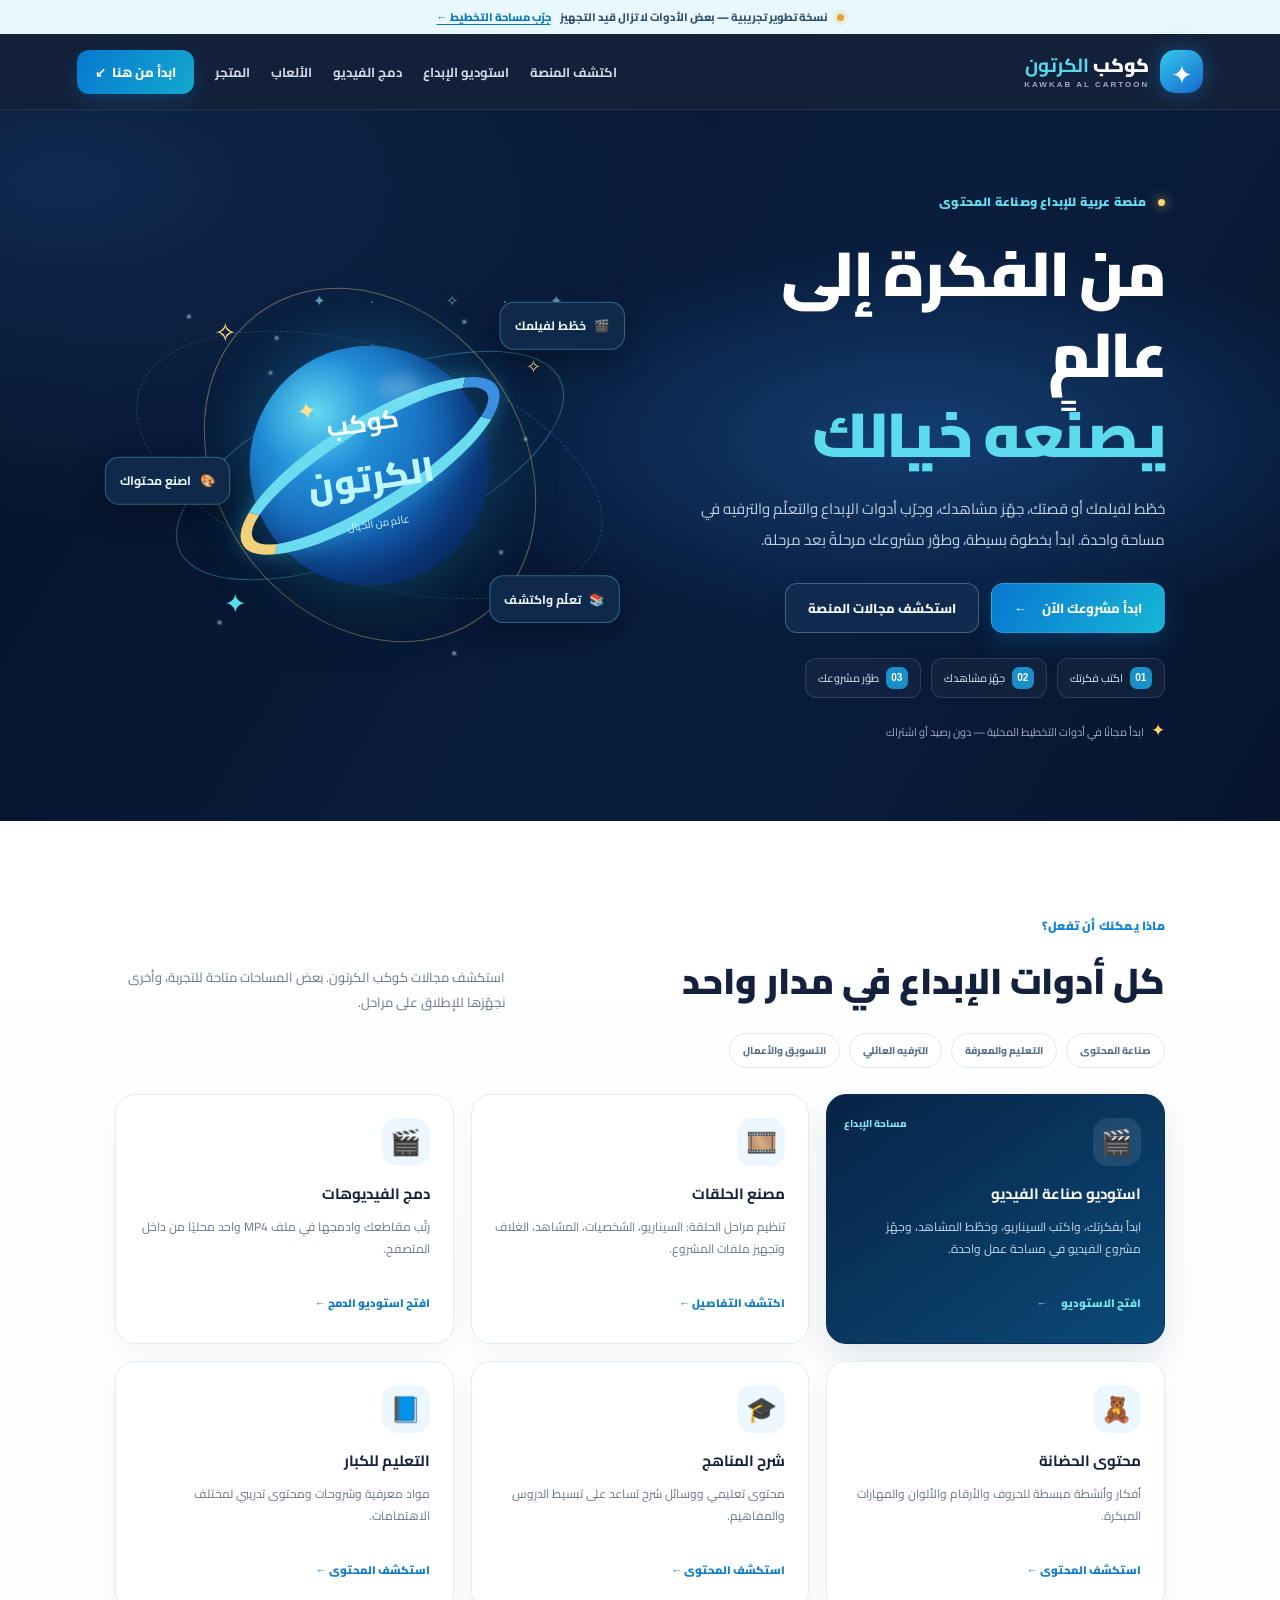
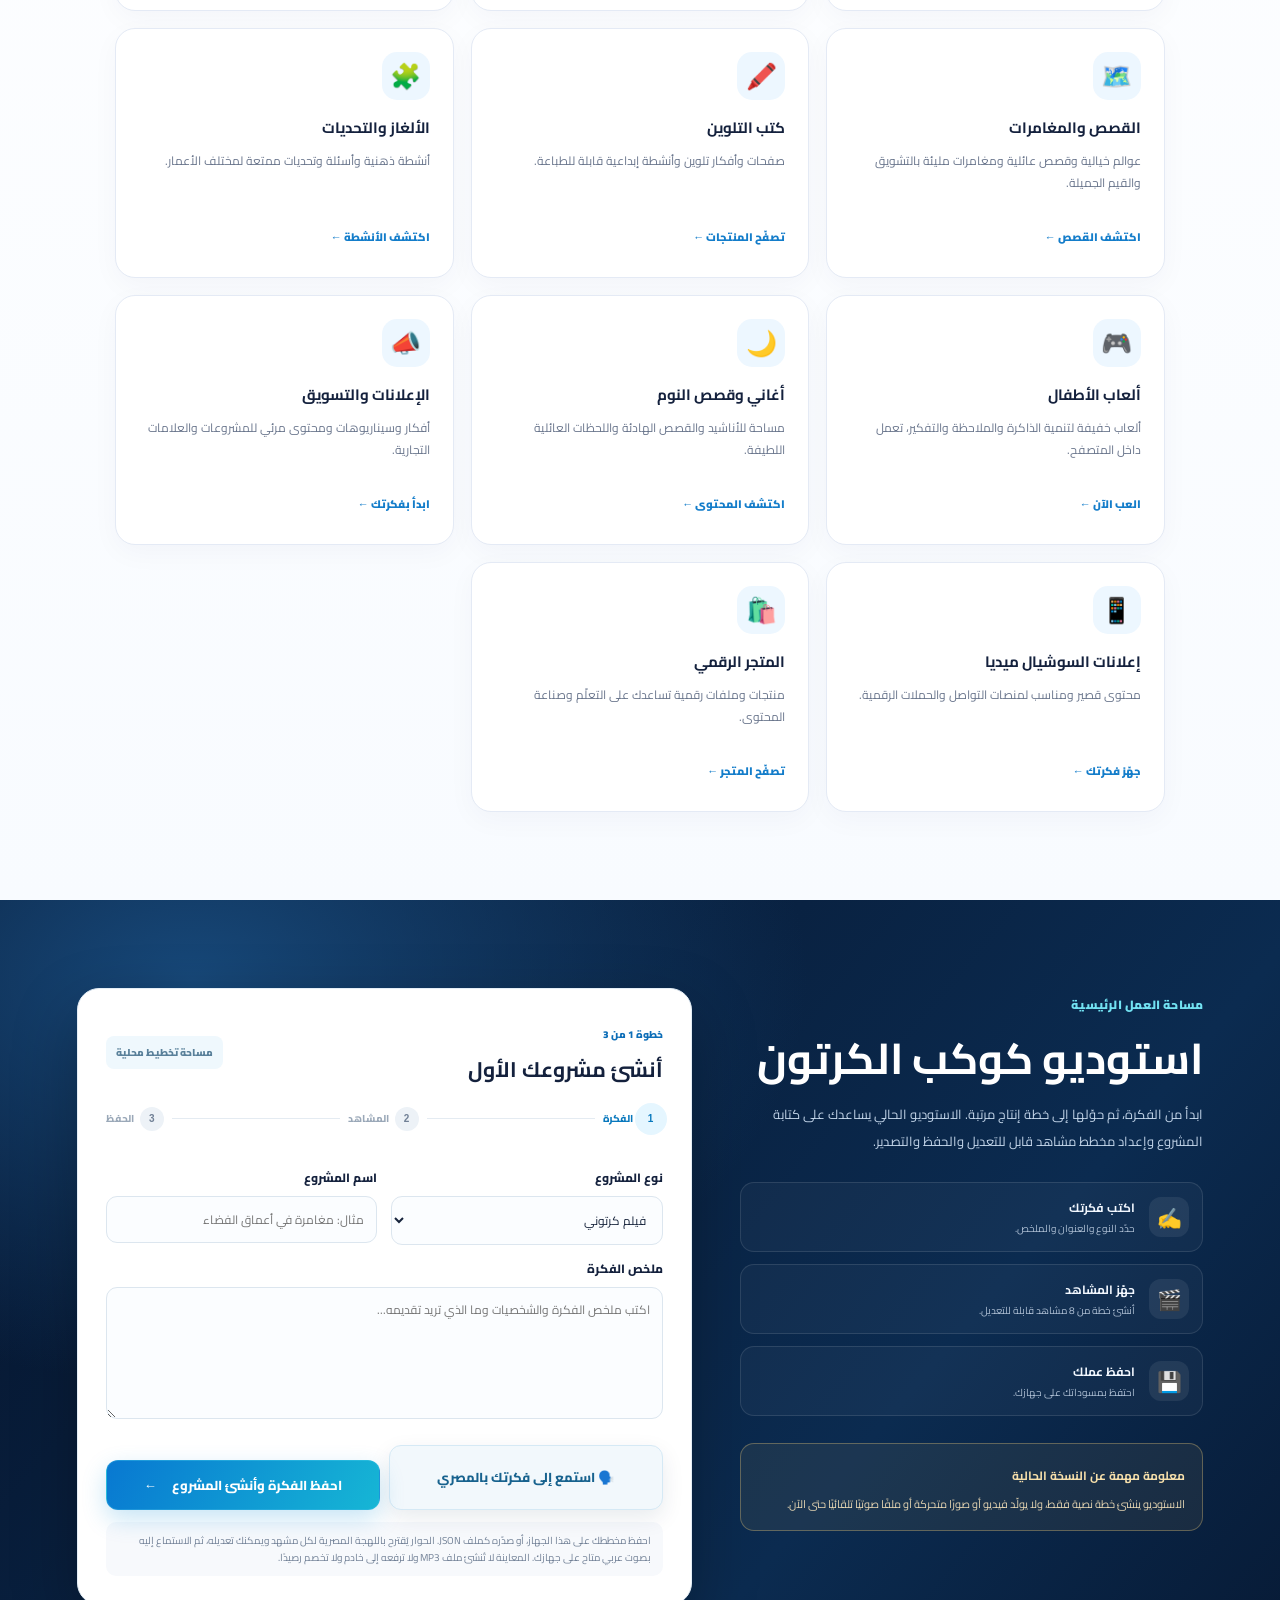
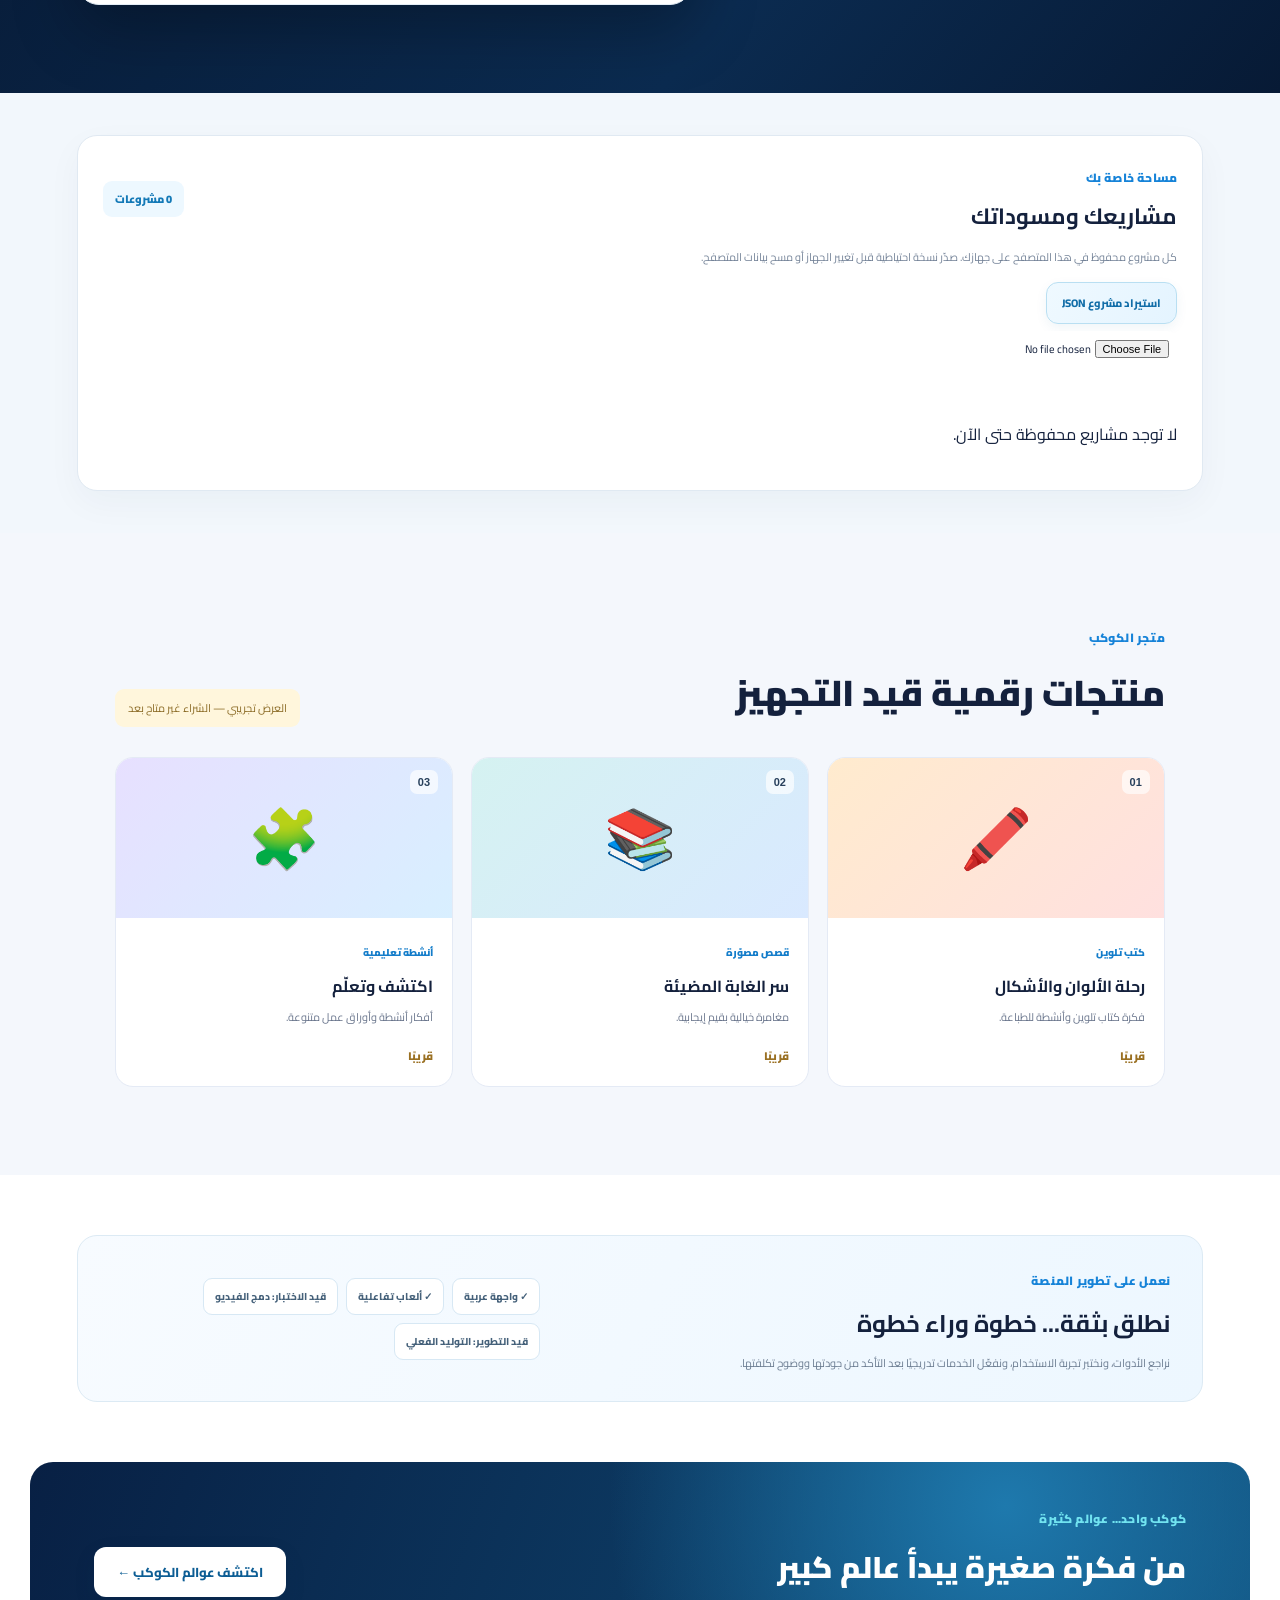
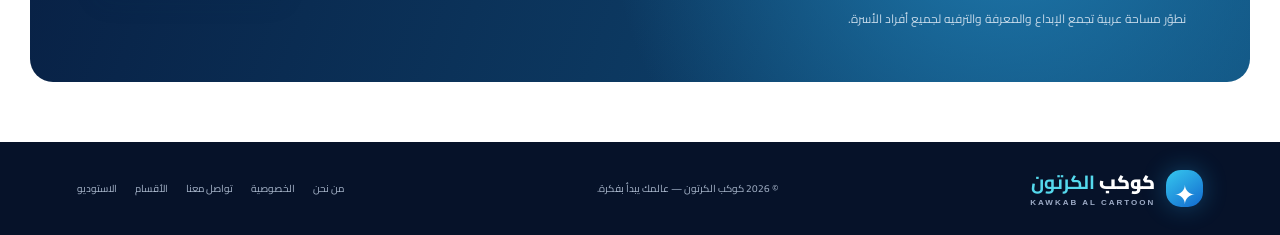
<file: index.html>
<!doctype html>
<html lang="ar" dir="rtl">
<head>
  <meta charset="utf-8">
  <meta name="viewport" content="width=device-width, initial-scale=1">
  <meta name="description" content="كوكب الكرتون — منصة عائلية لصناعة الفيديو والقصص والتعليم والأنشطة والإعلانات والمنتجات الرقمية.">
  <meta name="theme-color" content="#07152f">
  <title>كوكب الكرتون | عالمك يبدأ بفكرة</title>
  <link rel="preconnect" href="https://fonts.googleapis.com">
  <link rel="preconnect" href="https://fonts.gstatic.com" crossorigin>
  <link href="https://fonts.googleapis.com/css2?family=Cairo:wght@400;500;600;700;800;900&display=swap" rel="stylesheet">
  <link rel="stylesheet" href="style.css">
</head>
<body>
<div class="launch-ribbon"><span class="ribbon-dot"></span> نسخة تطوير تجريبية — بعض الأدوات لا تزال قيد التجهيز <a href="#studio">جرّب مساحة التخطيط ←</a></div>
<header class="topbar">
  <a class="brand" href="#home" aria-label="كوكب الكرتون - الرئيسية">
    <span class="brand-mark" aria-hidden="true">✦</span>
    <span class="brand-name">كوكب <b>الكرتون</b><small>KAWKAB AL CARTOON</small></span>
  </a>
  <button class="menu-toggle" type="button" aria-label="فتح القائمة" aria-expanded="false" aria-controls="nav">☰</button>
  <nav id="nav" aria-label="القائمة الرئيسية">
    <a href="#services">اكتشف المنصة</a><a href="#studio">استوديو الإبداع</a><a href="video-editor.html">دمج الفيديو</a><a href="games.html">الألعاب</a><a href="#market">المتجر</a>
    <a class="nav-cta" href="#studio">ابدأ من هنا <span>↙</span></a>
  </nav>
</header>

<main id="home">
  <section class="hero">
    <div class="hero-copy">
      <span class="eyebrow"><i></i> منصة عربية للإبداع وصناعة المحتوى</span>
      <h1>من الفكرة إلى عالمٍ<br><em>يصنعه خيالك</em></h1>
      <p>خطّط لفيلمك أو قصتك، جهّز مشاهدك، وجرّب أدوات الإبداع والتعلّم والترفيه في مساحة واحدة. ابدأ بخطوة بسيطة، وطوّر مشروعك مرحلةً بعد مرحلة.</p>
      <div class="hero-actions">
        <a class="btn primary" href="#studio">ابدأ مشروعك الآن <span>←</span></a>
        <a class="btn secondary" href="#services">استكشف مجالات المنصة</a>
      </div>
      <div class="hero-proof"><span><b>01</b> اكتب فكرتك</span><span><b>02</b> جهّز مشاهدك</span><span><b>03</b> طوّر مشروعك</span></div>
      <div class="hero-note"><span>✦</span> ابدأ مجانًا في أدوات التخطيط المحلية — دون رصيد أو اشتراك</div>
    </div>
    <div class="universe" aria-label="كوكب أزرق تحيط به حلقات ونجوم">
      <div class="starfield starfield-one">✦　·　✧　　·　✦</div>
      <div class="orbit orbit-a"></div><div class="orbit orbit-b"></div><div class="orbit orbit-c"></div>
      <div class="planet"><span class="planet-shine"></span><span class="planet-star">✦</span><b>كوكب</b><strong>الكرتون</strong><small>عالم من الخيال</small></div>
      <span class="satellite sat-one">🎬 <b>خطّط لفيلمك</b></span>
      <span class="satellite sat-two">📚 <b>تعلّم واكتشف</b></span>
      <span class="satellite sat-three">🎨 <b>اصنع محتواك</b></span>
      <span class="spark spark-one">✧</span><span class="spark spark-two">✦</span><span class="spark spark-three">✧</span>
    </div>
  </section>

  <section class="section services" id="services">
    <div class="section-heading">
      <div><span class="eyebrow">ماذا يمكنك أن تفعل؟</span><h2>كل أدوات الإبداع في مدار واحد</h2></div>
      <p>استكشف مجالات كوكب الكرتون. بعض المساحات متاحة للتجربة، وأخرى نجهّزها للإطلاق على مراحل.</p>
    </div>
    <div class="service-groups"><span>صناعة المحتوى</span><span>التعليم والمعرفة</span><span>الترفيه العائلي</span><span>التسويق والأعمال</span></div>
    <div class="service-grid">
      <article class="service-card service-main">
        <span class="service-icon">🎬</span><span class="service-label">مساحة الإبداع</span>
        <h3>استوديو صناعة الفيديو</h3><p>ابدأ بفكرتك، واكتب السيناريو، وخطّط المشاهد، وجهّز مشروع الفيديو في مساحة عمل واحدة.</p>
        <a href="#studio">افتح الاستوديو <b>←</b></a>
      </article>
      <article class="service-card"><span class="service-icon">🎞️</span><h3>مصنع الحلقات</h3><p>تنظيم مراحل الحلقة: السيناريو، الشخصيات، المشاهد، الغلاف وتجهيز ملفات المشروع.</p><a href="#studio">اكتشف التفاصيل ←</a></article>
      <article class="service-card"><span class="service-icon">🎬</span><h3>دمج الفيديوهات</h3><p>رتّب مقاطعك وادمجها في ملف MP4 واحد محليًا من داخل المتصفح.</p><a href="video-editor.html">افتح استوديو الدمج ←</a></article>
      <article class="service-card"><span class="service-icon">🧸</span><h3>محتوى الحضانة</h3><p>أفكار وأنشطة مبسطة للحروف والأرقام والألوان والمهارات المبكرة.</p><a href="#market">استكشف المحتوى ←</a></article>
      <article class="service-card"><span class="service-icon">🎓</span><h3>شرح المناهج</h3><p>محتوى تعليمي ووسائل شرح تساعد على تبسيط الدروس والمفاهيم.</p><a href="#market">استكشف المحتوى ←</a></article>
      <article class="service-card"><span class="service-icon">📘</span><h3>التعليم للكبار</h3><p>مواد معرفية وشروحات ومحتوى تدريبي لمختلف الاهتمامات.</p><a href="#market">استكشف المحتوى ←</a></article>
      <article class="service-card"><span class="service-icon">🗺️</span><h3>القصص والمغامرات</h3><p>عوالم خيالية وقصص عائلية ومغامرات مليئة بالتشويق والقيم الجميلة.</p><a href="#market">اكتشف القصص ←</a></article>
      <article class="service-card"><span class="service-icon">🖍️</span><h3>كتب التلوين</h3><p>صفحات وأفكار تلوين وأنشطة إبداعية قابلة للطباعة.</p><a href="#market">تصفّح المنتجات ←</a></article>
      <article class="service-card"><span class="service-icon">🧩</span><h3>الألغاز والتحديات</h3><p>أنشطة ذهنية وأسئلة وتحديات ممتعة لمختلف الأعمار.</p><a href="#market">اكتشف الأنشطة ←</a></article>
      <article class="service-card"><span class="service-icon">🎮</span><h3>ألعاب الأطفال</h3><p>ألعاب خفيفة لتنمية الذاكرة والملاحظة والتفكير، تعمل داخل المتصفح.</p><a href="games.html">العب الآن ←</a></article>
      <article class="service-card"><span class="service-icon">🌙</span><h3>أغاني وقصص النوم</h3><p>مساحة للأناشيد والقصص الهادئة واللحظات العائلية اللطيفة.</p><a href="#market">اكتشف المحتوى ←</a></article>
      <article class="service-card"><span class="service-icon">📣</span><h3>الإعلانات والتسويق</h3><p>أفكار وسيناريوهات ومحتوى مرئي للمشروعات والعلامات التجارية.</p><a href="#studio">ابدأ بفكرتك ←</a></article>
      <article class="service-card"><span class="service-icon">📱</span><h3>إعلانات السوشيال ميديا</h3><p>محتوى قصير ومناسب لمنصات التواصل والحملات الرقمية.</p><a href="#studio">جهّز فكرتك ←</a></article>
      <article class="service-card"><span class="service-icon">🛍️</span><h3>المتجر الرقمي</h3><p>منتجات وملفات رقمية تساعدك على التعلّم وصناعة المحتوى.</p><a href="#market">تصفّح المتجر ←</a></article>
    </div>
  </section>

  <section class="studio-section" id="studio">
    <div class="studio-intro">
      <span class="eyebrow">مساحة العمل الرئيسية</span>
      <h2>استوديو كوكب الكرتون</h2>
      <p>ابدأ من الفكرة، ثم حوّلها إلى خطة إنتاج مرتبة. الاستوديو الحالي يساعدك على كتابة المشروع وإعداد مخطط مشاهد قابل للتعديل والحفظ والتصدير.</p>
      <div class="studio-benefits"><div><span>✍️</span><b>اكتب فكرتك</b><small>حدّد النوع والعنوان والملخص.</small></div><div><span>🎬</span><b>جهّز المشاهد</b><small>أنشئ خطة من 8 مشاهد قابلة للتعديل.</small></div><div><span>💾</span><b>احفظ عملك</b><small>احتفظ بمسوداتك على جهازك.</small></div></div>
      <div class="studio-truth"><strong>معلومة مهمة عن النسخة الحالية</strong><p>الاستوديو ينشئ خطة نصية فقط، ولا يولّد فيديو أو صورًا متحركة أو ملفًا صوتيًا تلقائيًا حتى الآن.</p></div>
    </div>
    <form class="studio-form" id="idea-form">
      <div class="form-head"><div><span class="form-kicker">خطوة 1 من 3</span><h3>أنشئ مشروعك الأول</h3></div><small>مساحة تخطيط محلية</small></div>
      <div class="studio-progress" aria-label="مراحل التخطيط"><span class="active"><b>1</b> الفكرة</span><i></i><span><b>2</b> المشاهد</span><i></i><span><b>3</b> الحفظ</span></div>
      <div class="studio-fields">
      <div class="field-group"><label for="project-type">نوع المشروع</label>
      <select id="project-type" required>
        <option value="فيلم كرتوني">فيلم كرتوني</option><option value="حلقة مسلسل">حلقة مسلسل</option><option value="فيديو تعليمي">فيديو تعليمي</option><option value="إعلان تسويقي">إعلان تسويقي</option><option value="قصة مصورة">قصة مصورة</option><option value="أغنية عربية">أغنية عربية</option>
      </select>
      </div><div class="field-group"><label for="project-name">اسم المشروع</label>
      <input id="project-name" type="text" placeholder="مثال: مغامرة في أعماق الفضاء" maxlength="80" required>
      </div><div class="field-group field-wide"><label for="project-idea">ملخص الفكرة</label>
      <textarea id="project-idea" rows="4" maxlength="600" placeholder="اكتب ملخص الفكرة والشخصيات وما الذي تريد تقديمه..." required></textarea>
      </div></div>
      <div class="studio-form-actions"><button class="btn secondary" id="speak-project-idea" type="button">🗣️ استمع إلى فكرتك بالمصري</button>
      <button class="btn primary submit-btn" type="submit">احفظ الفكرة وأنشئ المشروع <span>←</span></button></div>
      <p class="form-note">احفظ مخططك على هذا الجهاز، أو صدّره كملف JSON. الحوار يُقترح باللهجة المصرية لكل مشهد ويمكنك تعديله، ثم الاستماع إليه بصوت عربي متاح على جهازك. المعاينة لا تُنشئ ملف MP3 ولا ترفعه إلى خادم ولا تخصم رصيدًا.</p>
      <div class="idea-result" id="idea-result" aria-live="polite" hidden></div>
      
    </form>
  </section>

  <section class="studio-library" aria-label="مكتبة المشاريع"><div class="saved-projects" aria-labelledby="saved-projects-title">
        <div class="saved-projects-head"><div><span class="eyebrow">مساحة خاصة بك</span><h3 id="saved-projects-title">مشاريعك ومسوداتك</h3></div><span id="project-count">0 مشروع</span></div>
        <p class="saved-projects-note">كل مشروع محفوظ في هذا المتصفح على جهازك. صدّر نسخة احتياطية قبل تغيير الجهاز أو مسح بيانات المتصفح.</p>
        <div class="project-tools"><label class="import-project-label" for="project-import">استيراد مشروع JSON</label><input id="project-import" class="project-import-input" type="file" accept=".json,application/json"></div>
        <p class="project-feedback" id="project-feedback" role="status" aria-live="polite"></p>
        <div id="saved-project-list" class="saved-project-list" aria-live="polite"><p class="empty-projects">لا توجد مشاريع محفوظة حتى الآن.</p></div>
      </div></section>

  <section class="section market" id="market">
    <div class="section-heading"><div><span class="eyebrow">متجر الكوكب</span><h2>منتجات رقمية قيد التجهيز</h2></div><span class="status-note">العرض تجريبي — الشراء غير متاح بعد</span></div>
    <div class="product-grid">
      <article class="product-card"><div class="product-art art-color">🖍️<span>01</span></div><div class="product-info"><small>كتب تلوين</small><h3>رحلة الألوان والأشكال</h3><p>فكرة كتاب تلوين وأنشطة للطباعة.</p><span class="product-status">قريبًا</span></div></article>
      <article class="product-card"><div class="product-art art-story">📚<span>02</span></div><div class="product-info"><small>قصص مصوّرة</small><h3>سر الغابة المضيئة</h3><p>مغامرة خيالية بقيم إيجابية.</p><span class="product-status">قريبًا</span></div></article>
      <article class="product-card"><div class="product-art art-learn">🧩<span>03</span></div><div class="product-info"><small>أنشطة تعليمية</small><h3>اكتشف وتعلّم</h3><p>أفكار أنشطة وأوراق عمل متنوعة.</p><span class="product-status">قريبًا</span></div></article>
    </div>
  </section>

  <section class="launch-checklist"><div><span class="eyebrow">نعمل على تطوير المنصة</span><h2>نطلق بثقة... خطوة وراء خطوة</h2><p>نراجع الأدوات، ونختبر تجربة الاستخدام، ونفعّل الخدمات تدريجيًا بعد التأكد من جودتها ووضوح تكلفتها.</p></div><div class="checklist-pills"><span>✓ واجهة عربية</span><span>✓ ألعاب تفاعلية</span><span>قيد الاختبار: دمج الفيديو</span><span>قيد التطوير: التوليد الفعلي</span></div></section>

  <section class="about-banner" id="about">
    <div><span class="eyebrow">كوكب واحد... عوالم كثيرة</span><h2>من فكرة صغيرة يبدأ عالم كبير</h2><p>نطوّر مساحة عربية تجمع الإبداع والمعرفة والترفيه لجميع أفراد الأسرة.</p></div>
    <a class="btn banner-btn" href="#services">اكتشف عوالم الكوكب ←</a>
  </section>
</main>

<footer>
  <a class="brand footer-brand" href="#home"><span class="brand-mark">✦</span><span class="brand-name">كوكب <b>الكرتون</b><small>KAWKAB AL CARTOON</small></span></a>
  <p>© 2026 كوكب الكرتون — عالمك يبدأ بفكرة.</p>
  <div><a href="about.html">من نحن</a><a href="privacy.html">الخصوصية</a><a href="contact.html">تواصل معنا</a><a href="#services">الأقسام</a><a href="#studio">الاستوديو</a></div>
</footer>
<script src="app.js"></script>
</body>
</html>
</file>
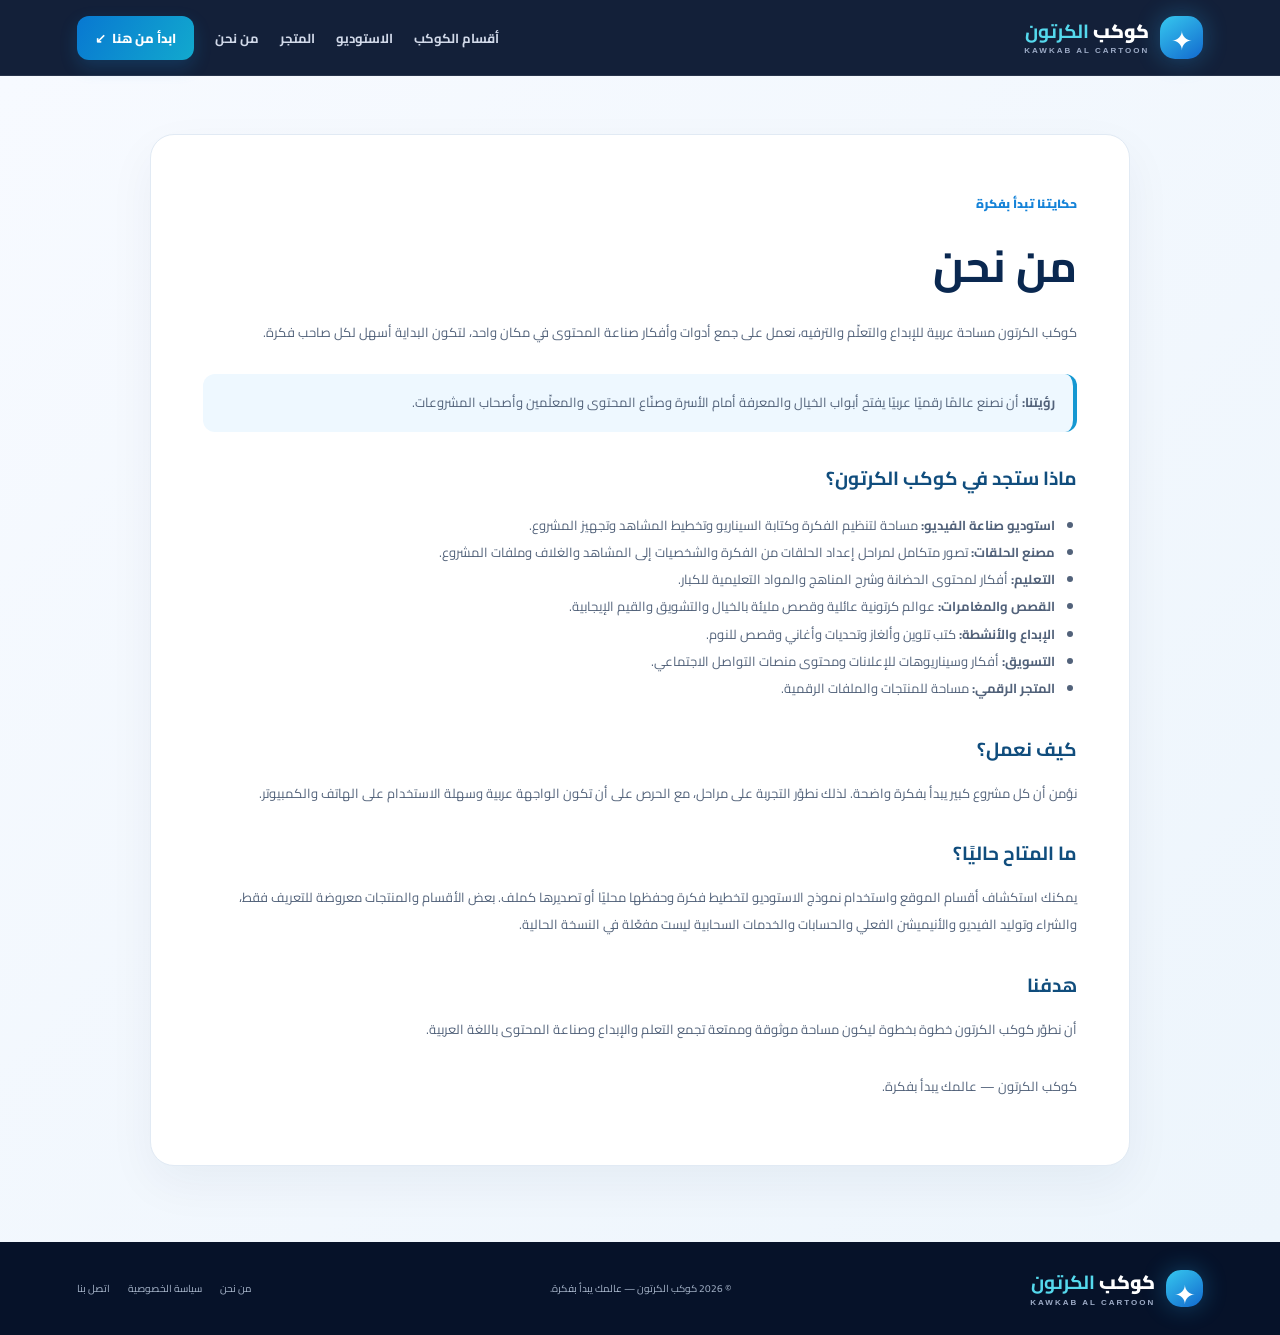
<file: about.html>
<!doctype html>
<html lang="ar" dir="rtl">
<head>
  <meta charset="utf-8">
  <meta name="viewport" content="width=device-width, initial-scale=1">
  <meta name="description" content="تعرف على كوكب الكرتون، منصة عربية تجمع الإبداع والتعليم والترفيه وصناعة المحتوى.">
  <meta name="theme-color" content="#07152f">
  <title>من نحن | كوكب الكرتون</title>
  <link rel="preconnect" href="https://fonts.googleapis.com">
  <link rel="preconnect" href="https://fonts.gstatic.com" crossorigin>
  <link href="https://fonts.googleapis.com/css2?family=Cairo:wght@400;500;600;700;800;900&display=swap" rel="stylesheet">
  <link rel="stylesheet" href="style.css">
  <style>
    .page-main{min-height:65vh;background:linear-gradient(135deg,#f7faff,#edf5fc);padding:58px 7% 76px}
    .page-wrap{max-width:980px;margin:auto;background:#fff;border:1px solid #e1eaf4;border-radius:24px;padding:clamp(22px,5vw,52px);box-shadow:0 18px 48px #09264b0d}
    .page-kicker{color:#1683d8;font-size:12px;font-weight:900}
    .page-wrap h1{font-size:clamp(30px,5vw,44px);color:#0a2850;margin:8px 0 12px}
    .page-lead{color:#60728b;line-height:2;font-size:14px;margin:0 0 28px}
    .page-wrap h2{font-size:19px;color:#104d7d;margin:28px 0 8px}
    .page-wrap p,.page-wrap li{font-size:13px;line-height:2.1;color:#52627a}
    .page-wrap ul{padding-right:22px}
    .page-callout{padding:15px 18px;background:#eef8ff;border-right:4px solid #1598d2;border-radius:12px;margin:20px 0}
    .page-callout p{margin:0}
    .page-meta{font-size:11px;color:#8a97a9;margin-top:30px}
    .contact-form{display:grid;gap:12px;margin-top:24px}
    .contact-form label{font-size:12px;font-weight:800;color:#253c59}
    .contact-form input,.contact-form textarea{width:100%;border:1px solid #d8e4f0;border-radius:10px;padding:12px;background:#fbfdff;font:inherit;font-size:13px}
    .contact-form textarea{min-height:130px;resize:vertical}
    .contact-form button{justify-self:start}
    .contact-note{font-size:11px!important;color:#8a6b2d!important;background:#fff8e8;padding:12px 14px;border-radius:10px}
    @media(max-width:760px){.page-main{padding:30px 5% 48px}.page-wrap{border-radius:17px}}
  </style>
</head>
<body>
<header class="topbar">
  <a class="brand" href="index.html" aria-label="كوكب الكرتون - الرئيسية"><span class="brand-mark" aria-hidden="true">✦</span><span class="brand-name">كوكب <b>الكرتون</b><small>KAWKAB AL CARTOON</small></span></a>
  <button class="menu-toggle" type="button" aria-label="فتح القائمة" aria-expanded="false" aria-controls="nav">☰</button>
  <nav id="nav" aria-label="القائمة الرئيسية">
    <a href="index.html#services">أقسام الكوكب</a><a href="index.html#studio">الاستوديو</a><a href="index.html#market">المتجر</a><a href="about.html">من نحن</a><a class="nav-cta" href="index.html#studio">ابدأ من هنا <span>↙</span></a>
  </nav>
</header>
<main class="page-main"><article class="page-wrap">
<span class="page-kicker">حكايتنا تبدأ بفكرة</span>
<h1>من نحن</h1>
<p class="page-lead">كوكب الكرتون مساحة عربية للإبداع والتعلّم والترفيه، نعمل على جمع أدوات وأفكار صناعة المحتوى في مكان واحد، لتكون البداية أسهل لكل صاحب فكرة.</p>
<div class="page-callout"><p><strong>رؤيتنا:</strong> أن نصنع عالمًا رقميًا عربيًا يفتح أبواب الخيال والمعرفة أمام الأسرة وصنّاع المحتوى والمعلّمين وأصحاب المشروعات.</p></div>
<h2>ماذا ستجد في كوكب الكرتون؟</h2>
<ul>
<li><strong>استوديو صناعة الفيديو:</strong> مساحة لتنظيم الفكرة وكتابة السيناريو وتخطيط المشاهد وتجهيز المشروع.</li>
<li><strong>مصنع الحلقات:</strong> تصور متكامل لمراحل إعداد الحلقات من الفكرة والشخصيات إلى المشاهد والغلاف وملفات المشروع.</li>
<li><strong>التعليم:</strong> أفكار لمحتوى الحضانة وشرح المناهج والمواد التعليمية للكبار.</li>
<li><strong>القصص والمغامرات:</strong> عوالم كرتونية عائلية وقصص مليئة بالخيال والتشويق والقيم الإيجابية.</li>
<li><strong>الإبداع والأنشطة:</strong> كتب تلوين وألغاز وتحديات وأغاني وقصص للنوم.</li>
<li><strong>التسويق:</strong> أفكار وسيناريوهات للإعلانات ومحتوى منصات التواصل الاجتماعي.</li>
<li><strong>المتجر الرقمي:</strong> مساحة للمنتجات والملفات الرقمية.</li>
</ul>
<h2>كيف نعمل؟</h2>
<p>نؤمن أن كل مشروع كبير يبدأ بفكرة واضحة. لذلك نطوّر التجربة على مراحل، مع الحرص على أن تكون الواجهة عربية وسهلة الاستخدام على الهاتف والكمبيوتر.</p>
<h2>ما المتاح حاليًا؟</h2>
<p>يمكنك استكشاف أقسام الموقع واستخدام نموذج الاستوديو لتخطيط فكرة وحفظها محليًا أو تصديرها كملف. بعض الأقسام والمنتجات معروضة للتعريف فقط، والشراء وتوليد الفيديو والأنيميشن الفعلي والحسابات والخدمات السحابية ليست مفعّلة في النسخة الحالية.</p>
<h2>هدفنا</h2>
<p>أن نطوّر كوكب الكرتون خطوة بخطوة ليكون مساحة موثوقة وممتعة تجمع التعلم والإبداع وصناعة المحتوى باللغة العربية.</p>
<p class="page-meta">كوكب الكرتون — عالمك يبدأ بفكرة.</p>
</article></main>
<footer>
  <a class="brand footer-brand" href="index.html"><span class="brand-mark">✦</span><span class="brand-name">كوكب <b>الكرتون</b><small>KAWKAB AL CARTOON</small></span></a>
  <p>© 2026 كوكب الكرتون — عالمك يبدأ بفكرة.</p>
  <div><a href="about.html">من نحن</a><a href="privacy.html">سياسة الخصوصية</a><a href="contact.html">اتصل بنا</a></div>
</footer>
<script>
"use strict";
const menuButton=document.querySelector(".menu-toggle");
const menu=document.querySelector("#nav");
if(menuButton&&menu){menuButton.addEventListener("click",()=>{const opened=menu.classList.toggle("open");menuButton.setAttribute("aria-expanded",String(opened));menuButton.setAttribute("aria-label",opened?"إغلاق القائمة":"فتح القائمة");});menu.querySelectorAll("a").forEach(link=>link.addEventListener("click",()=>{menu.classList.remove("open");menuButton.setAttribute("aria-expanded","false");}));}
</script>
</body>
</html>
</file>
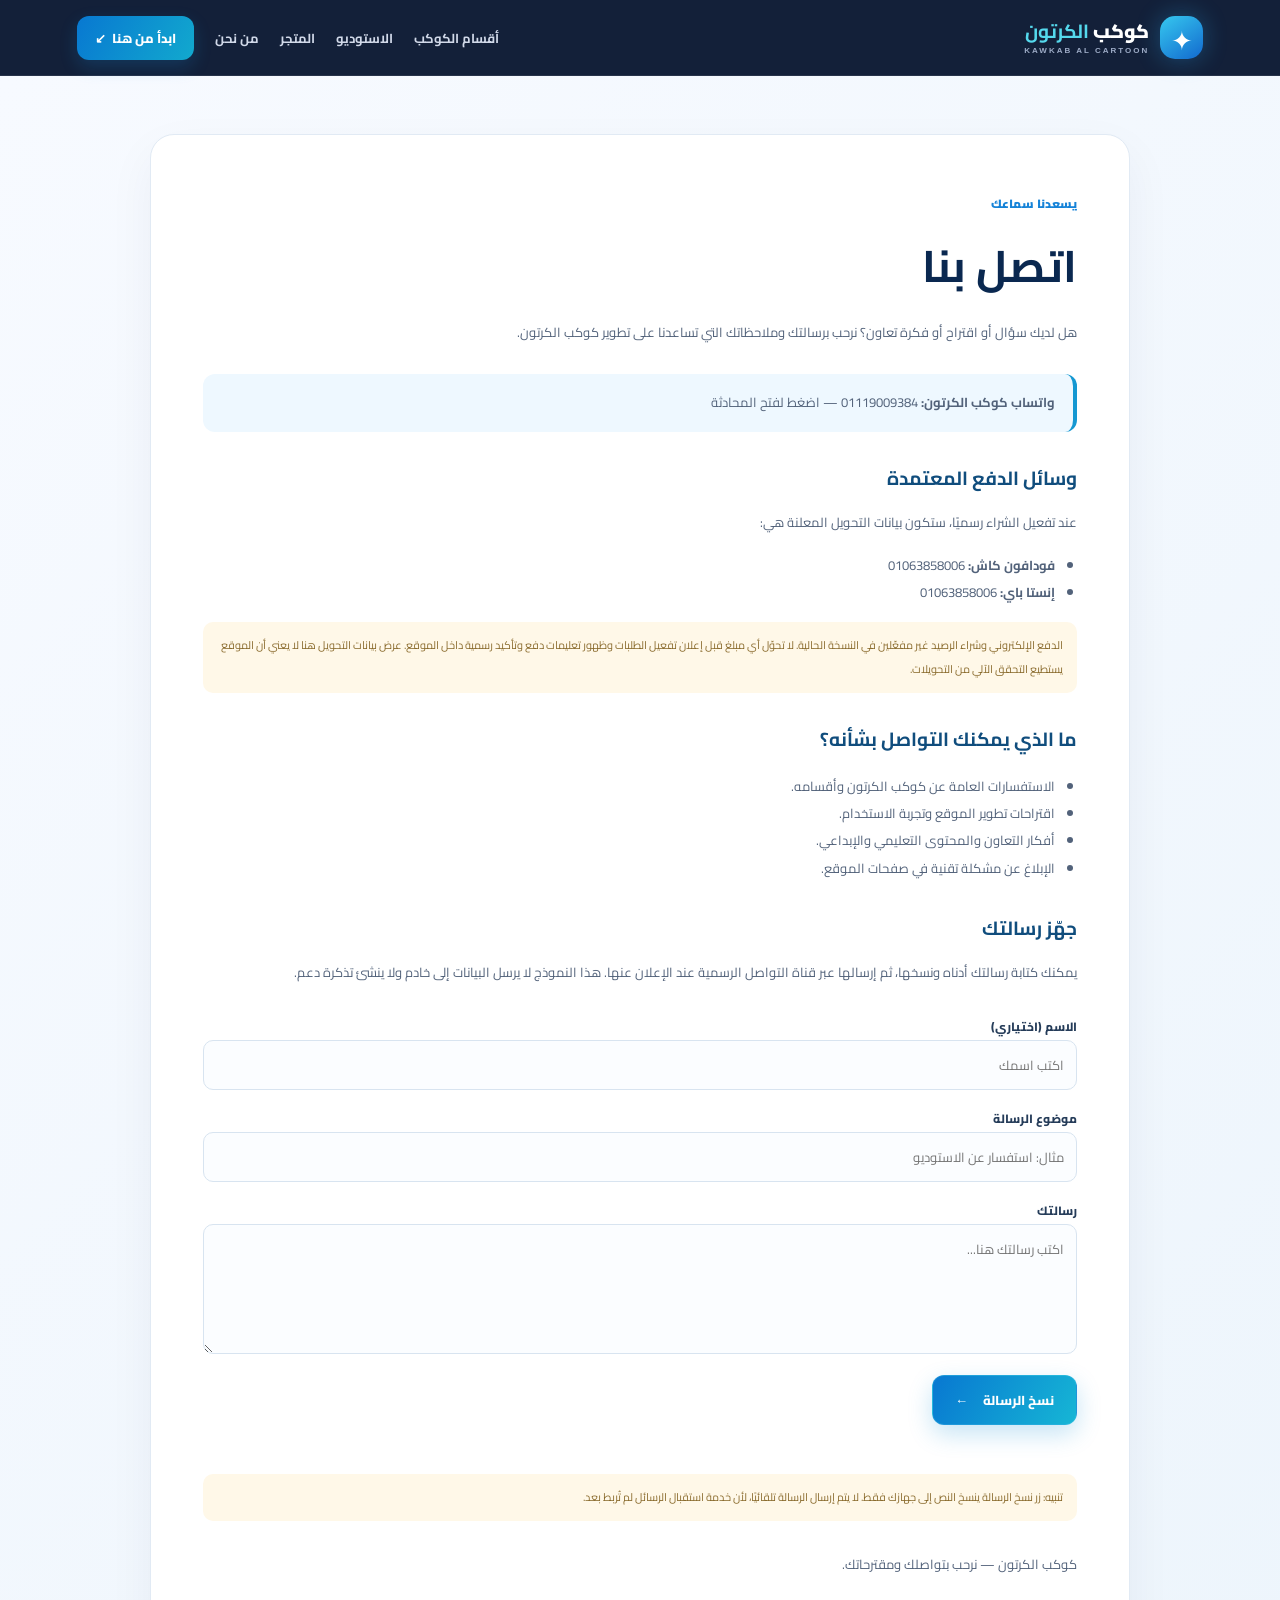
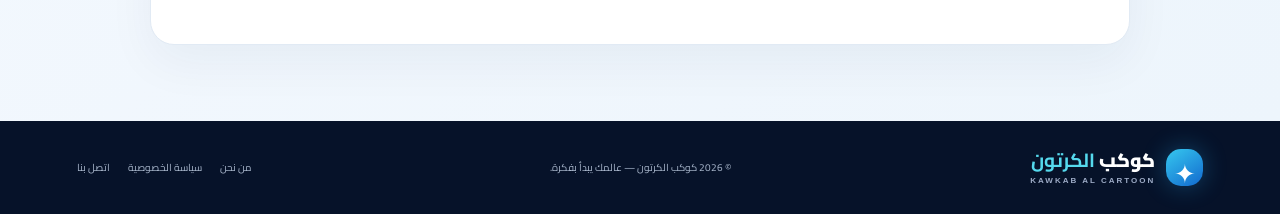
<file: contact.html>
<!doctype html>
<html lang="ar" dir="rtl">
<head>
  <meta charset="utf-8">
  <meta name="viewport" content="width=device-width, initial-scale=1">
  <meta name="description" content="صفحة التواصل مع فريق كوكب الكرتون للاستفسارات والمقترحات والدعم.">
  <meta name="theme-color" content="#07152f">
  <title>اتصل بنا | كوكب الكرتون</title>
  <link rel="preconnect" href="https://fonts.googleapis.com">
  <link rel="preconnect" href="https://fonts.gstatic.com" crossorigin>
  <link href="https://fonts.googleapis.com/css2?family=Cairo:wght@400;500;600;700;800;900&display=swap" rel="stylesheet">
  <link rel="stylesheet" href="style.css">
  <style>
    .page-main{min-height:65vh;background:linear-gradient(135deg,#f7faff,#edf5fc);padding:58px 7% 76px}
    .page-wrap{max-width:980px;margin:auto;background:#fff;border:1px solid #e1eaf4;border-radius:24px;padding:clamp(22px,5vw,52px);box-shadow:0 18px 48px #09264b0d}
    .page-kicker{color:#1683d8;font-size:12px;font-weight:900}
    .page-wrap h1{font-size:clamp(30px,5vw,44px);color:#0a2850;margin:8px 0 12px}
    .page-lead{color:#60728b;line-height:2;font-size:14px;margin:0 0 28px}
    .page-wrap h2{font-size:19px;color:#104d7d;margin:28px 0 8px}
    .page-wrap p,.page-wrap li{font-size:13px;line-height:2.1;color:#52627a}
    .page-wrap ul{padding-right:22px}
    .page-callout{padding:15px 18px;background:#eef8ff;border-right:4px solid #1598d2;border-radius:12px;margin:20px 0}
    .page-callout p{margin:0}
    .page-meta{font-size:11px;color:#8a97a9;margin-top:30px}
    .contact-form{display:grid;gap:12px;margin-top:24px}
    .contact-form label{font-size:12px;font-weight:800;color:#253c59}
    .contact-form input,.contact-form textarea{width:100%;border:1px solid #d8e4f0;border-radius:10px;padding:12px;background:#fbfdff;font:inherit;font-size:13px}
    .contact-form textarea{min-height:130px;resize:vertical}
    .contact-form button{justify-self:start}
    .contact-note{font-size:11px!important;color:#8a6b2d!important;background:#fff8e8;padding:12px 14px;border-radius:10px}
    @media(max-width:760px){.page-main{padding:30px 5% 48px}.page-wrap{border-radius:17px}}
  </style>
</head>
<body>
<header class="topbar">
  <a class="brand" href="index.html" aria-label="كوكب الكرتون - الرئيسية"><span class="brand-mark" aria-hidden="true">✦</span><span class="brand-name">كوكب <b>الكرتون</b><small>KAWKAB AL CARTOON</small></span></a>
  <button class="menu-toggle" type="button" aria-label="فتح القائمة" aria-expanded="false" aria-controls="nav">☰</button>
  <nav id="nav" aria-label="القائمة الرئيسية">
    <a href="index.html#services">أقسام الكوكب</a><a href="index.html#studio">الاستوديو</a><a href="index.html#market">المتجر</a><a href="about.html">من نحن</a><a class="nav-cta" href="index.html#studio">ابدأ من هنا <span>↙</span></a>
  </nav>
</header>
<main class="page-main"><article class="page-wrap">
<span class="page-kicker">يسعدنا سماعك</span>
<h1>اتصل بنا</h1>
<p class="page-lead">هل لديك سؤال أو اقتراح أو فكرة تعاون؟ نرحب برسالتك وملاحظاتك التي تساعدنا على تطوير كوكب الكرتون.</p>
<div class="page-callout"><p><strong>واتساب كوكب الكرتون:</strong> <a href="https://wa.me/201119009384" target="_blank" rel="noopener noreferrer" aria-label="التواصل مع كوكب الكرتون عبر واتساب">01119009384 — اضغط لفتح المحادثة</a></p></div>
<h2>وسائل الدفع المعتمدة</h2>
<p>عند تفعيل الشراء رسميًا، ستكون بيانات التحويل المعلنة هي:</p>
<ul><li><strong>فودافون كاش:</strong> 01063858006</li><li><strong>إنستا باي:</strong> 01063858006</li></ul>
<p class="contact-note">الدفع الإلكتروني وشراء الرصيد غير مفعّلين في النسخة الحالية. لا تحوّل أي مبلغ قبل إعلان تفعيل الطلبات وظهور تعليمات دفع وتأكيد رسمية داخل الموقع. عرض بيانات التحويل هنا لا يعني أن الموقع يستطيع التحقق الآلي من التحويلات.</p>
<h2>ما الذي يمكنك التواصل بشأنه؟</h2>
<ul><li>الاستفسارات العامة عن كوكب الكرتون وأقسامه.</li><li>اقتراحات تطوير الموقع وتجربة الاستخدام.</li><li>أفكار التعاون والمحتوى التعليمي والإبداعي.</li><li>الإبلاغ عن مشكلة تقنية في صفحات الموقع.</li></ul>
<h2>جهّز رسالتك</h2>
<p>يمكنك كتابة رسالتك أدناه ونسخها، ثم إرسالها عبر قناة التواصل الرسمية عند الإعلان عنها. هذا النموذج لا يرسل البيانات إلى خادم ولا ينشئ تذكرة دعم.</p>
<form class="contact-form" id="contact-form">
  <div><label for="contact-name">الاسم (اختياري)</label><input id="contact-name" name="name" maxlength="80" autocomplete="name" placeholder="اكتب اسمك"></div>
  <div><label for="contact-topic">موضوع الرسالة</label><input id="contact-topic" name="topic" maxlength="120" required placeholder="مثال: استفسار عن الاستوديو"></div>
  <div><label for="contact-message">رسالتك</label><textarea id="contact-message" name="message" maxlength="1500" required placeholder="اكتب رسالتك هنا..."></textarea></div>
  <button class="btn primary" type="submit">نسخ الرسالة <span>←</span></button>
  <p id="contact-feedback" role="status" aria-live="polite"></p>
</form>
<p class="contact-note">تنبيه: زر نسخ الرسالة ينسخ النص إلى جهازك فقط. لا يتم إرسال الرسالة تلقائيًا، لأن خدمة استقبال الرسائل لم تُربط بعد.</p>
<script>
document.querySelector("#contact-form").addEventListener("submit",async(event)=>{
  event.preventDefault();
  const name=document.querySelector("#contact-name").value.trim();
  const topic=document.querySelector("#contact-topic").value.trim();
  const message=document.querySelector("#contact-message").value.trim();
  const text="رسالة إلى كوكب الكرتون\nالاسم: "+(name||"غير مذكور")+"\nالموضوع: "+topic+"\nالرسالة:\n"+message;
  const feedback=document.querySelector("#contact-feedback");
  try{await navigator.clipboard.writeText(text);feedback.textContent="تم نسخ رسالتك. يمكنك إرسالها عبر قناة التواصل الرسمية عند الإعلان عنها.";}
  catch(error){feedback.textContent="تعذر النسخ تلقائيًا. يمكنك تحديد النص ونسخه يدويًا.";}
});
</script>
<p class="page-meta">كوكب الكرتون — نرحب بتواصلك ومقترحاتك.</p>
</article></main>
<footer>
  <a class="brand footer-brand" href="index.html"><span class="brand-mark">✦</span><span class="brand-name">كوكب <b>الكرتون</b><small>KAWKAB AL CARTOON</small></span></a>
  <p>© 2026 كوكب الكرتون — عالمك يبدأ بفكرة.</p>
  <div><a href="about.html">من نحن</a><a href="privacy.html">سياسة الخصوصية</a><a href="contact.html">اتصل بنا</a></div>
</footer>
<script>
"use strict";
const menuButton=document.querySelector(".menu-toggle");
const menu=document.querySelector("#nav");
if(menuButton&&menu){menuButton.addEventListener("click",()=>{const opened=menu.classList.toggle("open");menuButton.setAttribute("aria-expanded",String(opened));menuButton.setAttribute("aria-label",opened?"إغلاق القائمة":"فتح القائمة");});menu.querySelectorAll("a").forEach(link=>link.addEventListener("click",()=>{menu.classList.remove("open");menuButton.setAttribute("aria-expanded","false");}));}
</script>
</body>
</html>
</file>
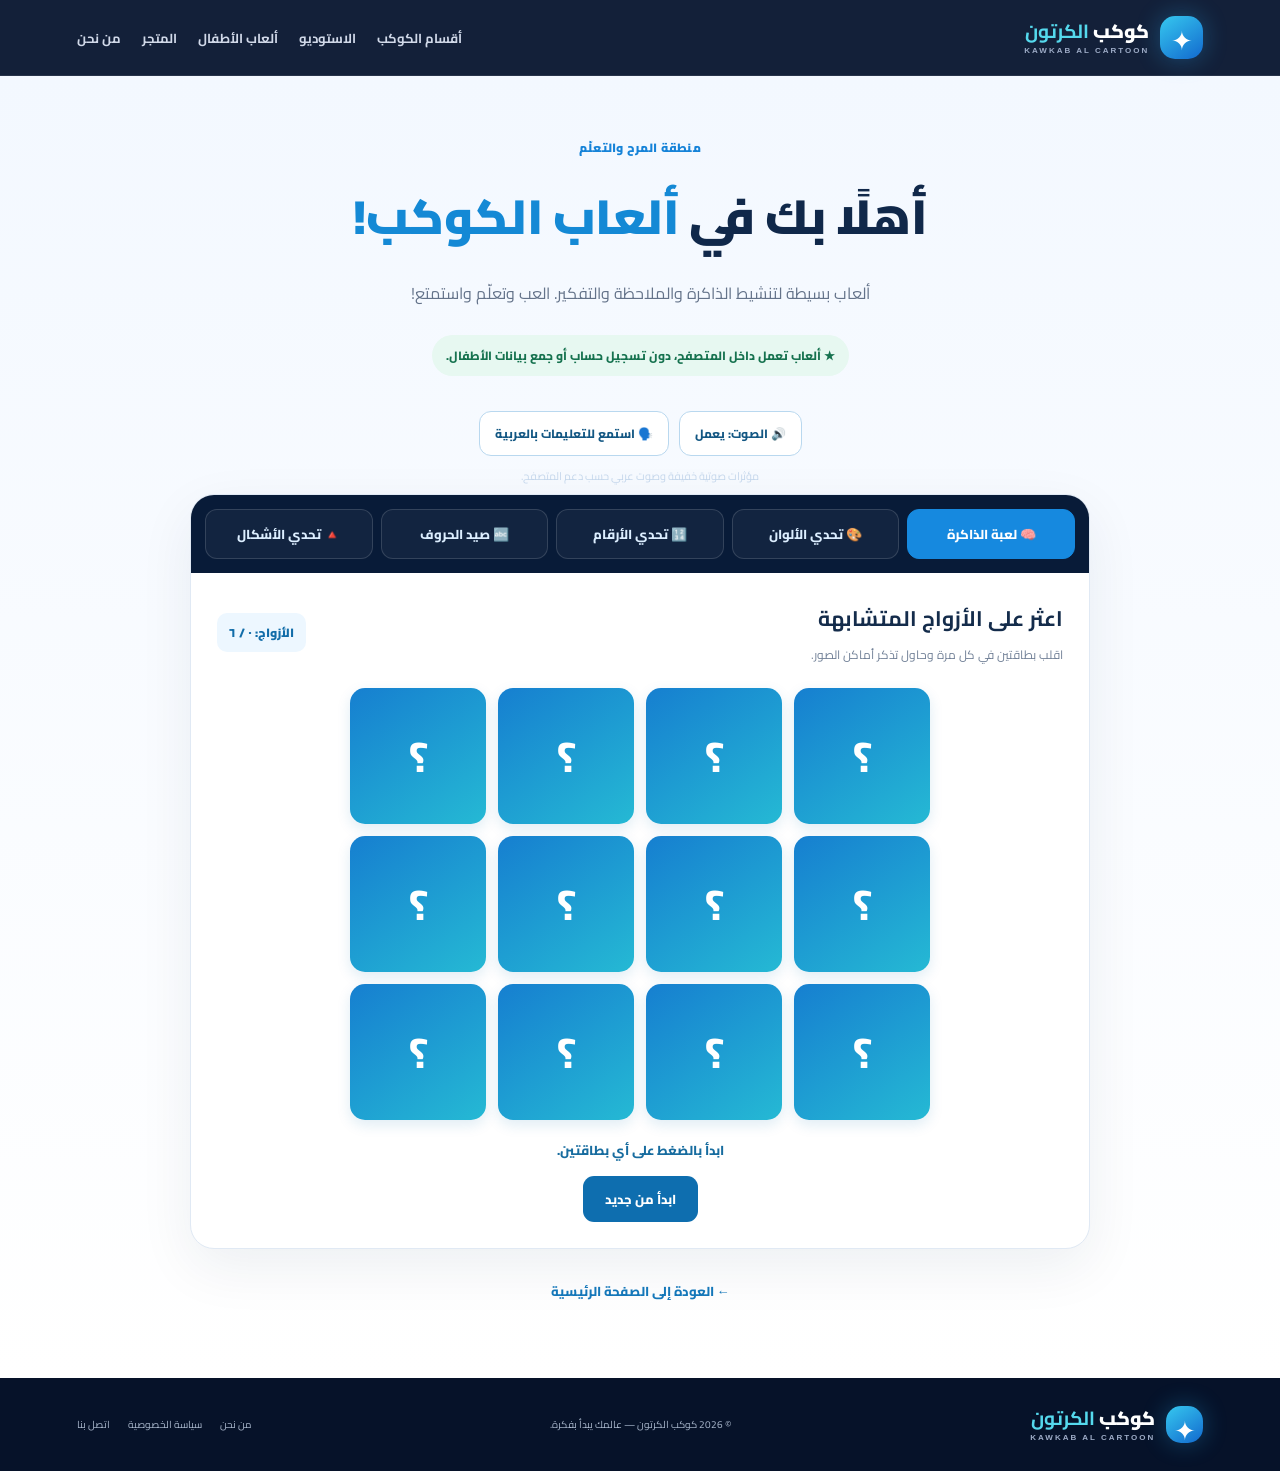
<file: games.html>
<!doctype html>
<html lang="ar" dir="rtl">
<head>
  <meta charset="utf-8">
  <meta name="viewport" content="width=device-width, initial-scale=1">
  <meta name="theme-color" content="#07152f">
  <meta name="description" content="ألعاب خفيفة وآمنة للأطفال في كوكب الكرتون.">
  <title>ألعاب الأطفال | كوكب الكرتون</title>
  <link rel="preconnect" href="https://fonts.googleapis.com">
  <link rel="preconnect" href="https://fonts.gstatic.com" crossorigin>
  <link href="https://fonts.googleapis.com/css2?family=Cairo:wght@400;600;700;800;900&display=swap" rel="stylesheet">
  <link rel="stylesheet" href="style.css">
  <link rel="stylesheet" href="games.css">
  <script src="games.js" defer></script>
</head>
<body>
<header class="topbar">
  <a class="brand" href="index.html" aria-label="كوكب الكرتون - الرئيسية"><span class="brand-mark">✦</span><span class="brand-name">كوكب <b>الكرتون</b><small>KAWKAB AL CARTOON</small></span></a>
  <button class="menu-toggle" type="button" aria-label="فتح القائمة" aria-expanded="false" aria-controls="nav">☰</button>
  <nav id="nav" aria-label="القائمة الرئيسية">
    <a href="index.html#services">أقسام الكوكب</a><a href="index.html#studio">الاستوديو</a><a href="games.html" aria-current="page">ألعاب الأطفال</a><a href="index.html#market">المتجر</a><a href="about.html">من نحن</a>
  </nav>
</header>
<main class="games-page">
  <section class="games-hero">
    <span class="eyebrow">منطقة المرح والتعلّم</span>
    <h1>أهلًا بك في <em>ألعاب الكوكب!</em></h1>
    <p>ألعاب بسيطة لتنشيط الذاكرة والملاحظة والتفكير. العب وتعلّم واستمتع!</p>
    <div class="games-safety">★ ألعاب تعمل داخل المتصفح، دون تسجيل حساب أو جمع بيانات الأطفال.</div>
  </section>
  <div class="game-audio-tools" aria-label="إعدادات الصوت">
    <button id="game-sound-toggle" type="button" aria-pressed="true">🔊 الصوت: يعمل</button>
    <button id="game-speak-help" type="button">🗣️ استمع للتعليمات بالعربية</button>
    <span id="game-audio-status" role="status" aria-live="polite">مؤثرات صوتية خفيفة وصوت عربي حسب دعم المتصفح.</span>
  </div>
  <section class="game-shell" aria-label="الألعاب المتاحة">
    <div class="game-tabs" role="tablist" aria-label="اختر لعبة">
      <button class="game-tab active" id="tab-memory" type="button" role="tab" aria-selected="true" aria-controls="game-memory" tabindex="0" data-game="memory">🧠 لعبة الذاكرة</button>
      <button class="game-tab" id="tab-color" type="button" role="tab" aria-selected="false" aria-controls="game-color" tabindex="-1" data-game="color">🎨 تحدي الألوان</button>
      <button class="game-tab" id="tab-number" type="button" role="tab" aria-selected="false" aria-controls="game-number" tabindex="-1" data-game="number">🔢 تحدي الأرقام</button>
      <button class="game-tab" id="tab-letters" type="button" role="tab" aria-selected="false" aria-controls="game-letters" tabindex="-1" data-game="letters">🔤 صيد الحروف</button>
      <button class="game-tab" id="tab-shapes" type="button" role="tab" aria-selected="false" aria-controls="game-shapes" tabindex="-1" data-game="shapes">🔺 تحدي الأشكال</button>
    </div>
    <section class="game-panel active" id="game-memory" role="tabpanel" aria-labelledby="tab-memory" tabindex="0">
      <div class="game-heading"><div><h2>اعثر على الأزواج المتشابهة</h2><p>اقلب بطاقتين في كل مرة وحاول تذكر أماكن الصور.</p></div><span class="game-score" id="memory-score">الأزواج: ٠ / ٦</span></div>
      <div class="memory-grid" id="memory-grid" aria-label="بطاقات لعبة الذاكرة"></div>
      <p class="game-feedback" id="memory-feedback" aria-live="polite">ابدأ بالضغط على أي بطاقتين.</p>
      <button class="game-restart" id="memory-restart" type="button">ابدأ من جديد</button>
    </section>
    <section class="game-panel" id="game-color" role="tabpanel" aria-labelledby="tab-color" tabindex="0" hidden>
      <div class="game-heading"><div><h2>هل تعرف اللون الصحيح؟</h2><p>اقرأ اسم اللون ثم اختر البطاقة المطابقة.</p></div><span class="game-score" id="color-score">النقاط: ٠</span></div>
      <div class="color-question" id="color-question">اضغط «سؤال جديد» للبدء.</div>
      <div class="color-options" id="color-options"></div>
      <p class="game-feedback" id="color-feedback" aria-live="polite"></p>
      <button class="game-restart" id="color-next" type="button">سؤال جديد</button>
    </section>
    <section class="game-panel" id="game-number" role="tabpanel" aria-labelledby="tab-number" tabindex="0" hidden>
      <div class="game-heading"><div><h2>اكتشف الرقم التالي</h2><p>فكّر في ترتيب الأرقام واختر الإجابة الصحيحة.</p></div><span class="game-score" id="number-score">النقاط: ٠</span></div>
      <div class="number-question" id="number-question">٢، ٤، ٦، ؟</div>
      <div class="number-options" id="number-options">
        <button type="button" data-answer="7">٧</button><button type="button" data-answer="8">٨</button><button type="button" data-answer="9">٩</button>
      </div>
      <p class="game-feedback" id="number-feedback" aria-live="polite">اختر الرقم الذي يكمل النمط.</p>
      <button class="game-restart" id="number-next" type="button">تحدٍّ جديد</button>
    </section>

    <section class="game-panel" id="game-letters" role="tabpanel" aria-labelledby="tab-letters" tabindex="0" hidden>
      <div class="game-heading"><div><h2>صيد الحروف</h2><p>ابحث عن الحرف المطلوب بين الحروف المعروضة.</p></div><span class="game-score" id="letters-score">النقاط: ٠</span></div>
      <div class="number-question" id="letters-question">اضغط «حروف جديدة» للبدء.</div>
      <div class="number-options" id="letters-options"></div>
      <p class="game-feedback" id="letters-feedback" aria-live="polite">اختر الحرف المطابق.</p>
      <button class="game-restart" id="letters-next" type="button">حروف جديدة</button>
    </section>
    <section class="game-panel" id="game-shapes" role="tabpanel" aria-labelledby="tab-shapes" tabindex="0" hidden>
      <div class="game-heading"><div><h2>تحدي الأشكال</h2><p>تعرّف على الشكل واختر صورته الصحيحة.</p></div><span class="game-score" id="shapes-score">النقاط: ٠</span></div>
      <div class="number-question" id="shapes-question">اضغط «تحدٍّ جديد» للبدء.</div>
      <div class="number-options" id="shapes-options"></div>
      <p class="game-feedback" id="shapes-feedback" aria-live="polite">اختر الشكل المطلوب.</p>
      <button class="game-restart" id="shapes-next" type="button">تحدٍّ جديد</button>
    </section>
  </section>
  <p class="games-back"><a href="index.html">← العودة إلى الصفحة الرئيسية</a></p>
</main>
<footer>
  <a class="brand footer-brand" href="index.html"><span class="brand-mark">✦</span><span class="brand-name">كوكب <b>الكرتون</b><small>KAWKAB AL CARTOON</small></span></a>
  <p>© 2026 كوكب الكرتون — عالمك يبدأ بفكرة.</p>
  <div><a href="about.html">من نحن</a><a href="privacy.html">سياسة الخصوصية</a><a href="contact.html">اتصل بنا</a></div>
</footer>
</body>
</html>
</file>
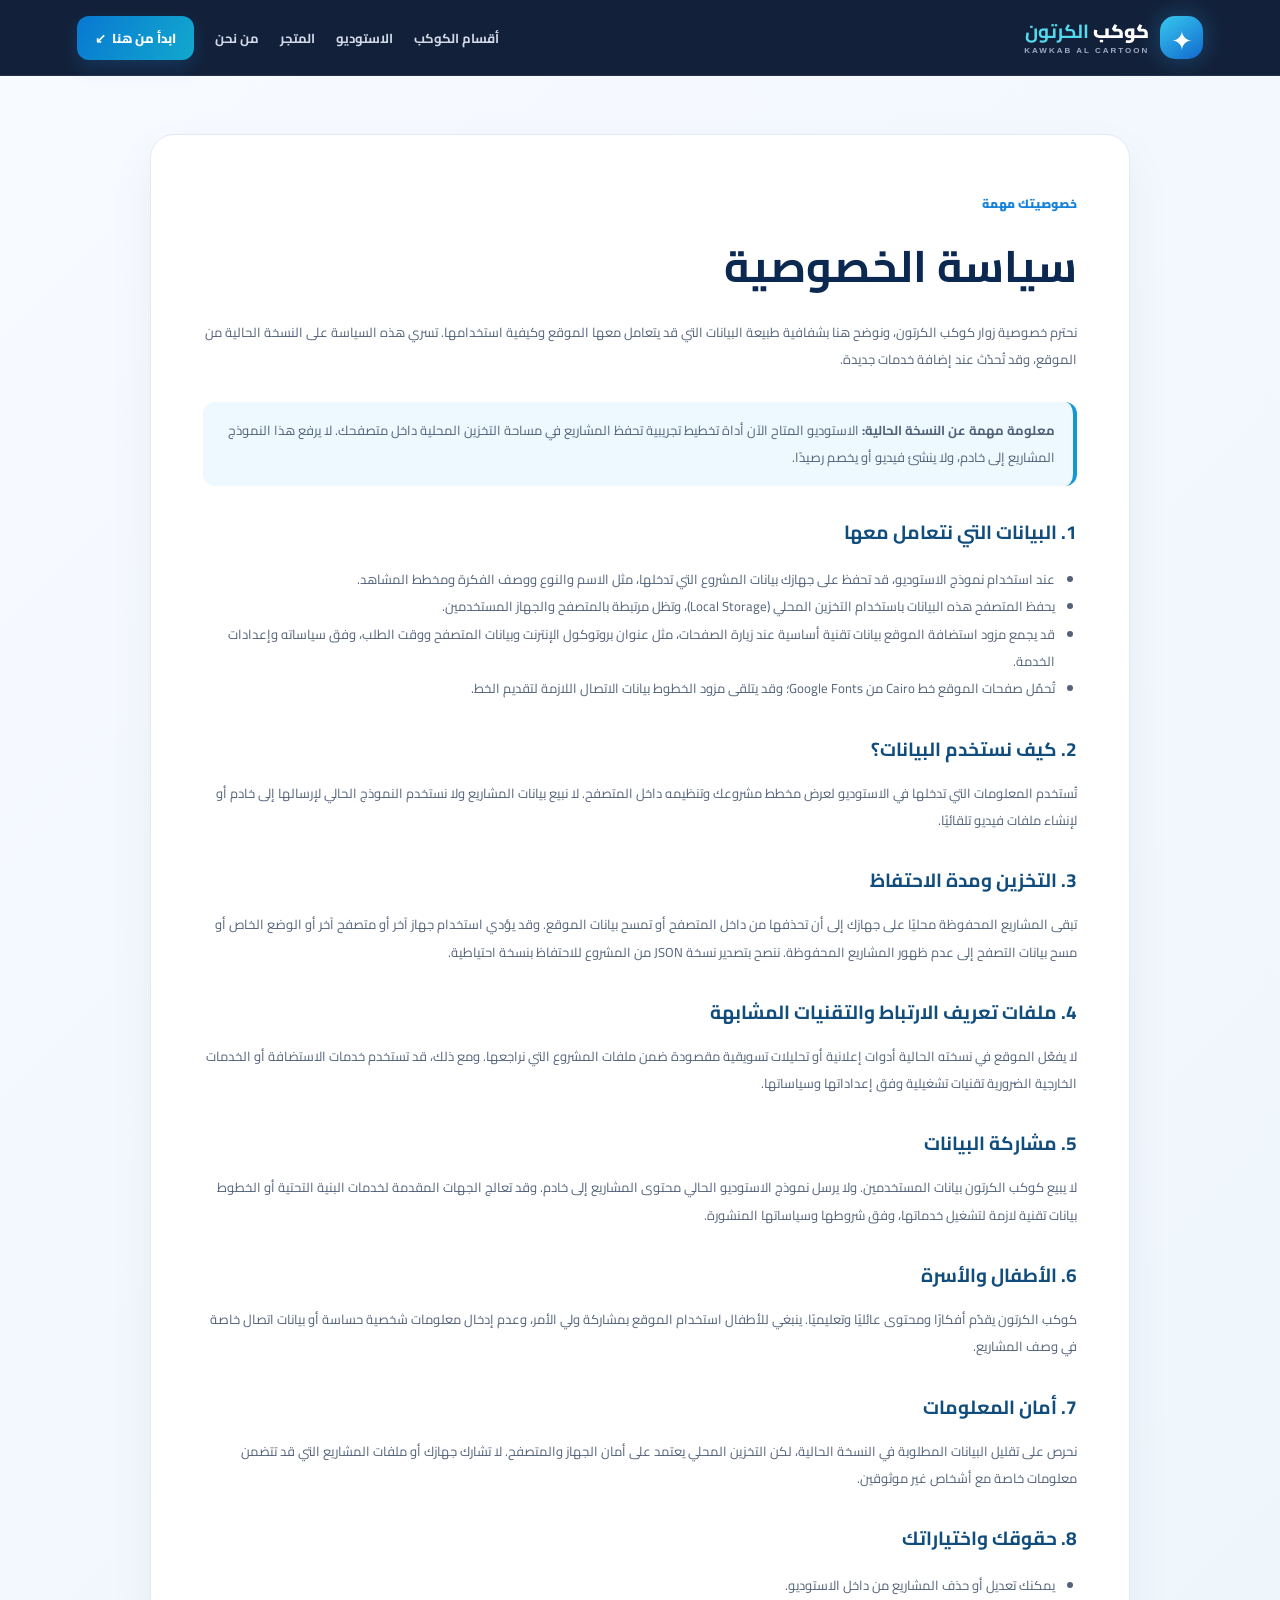
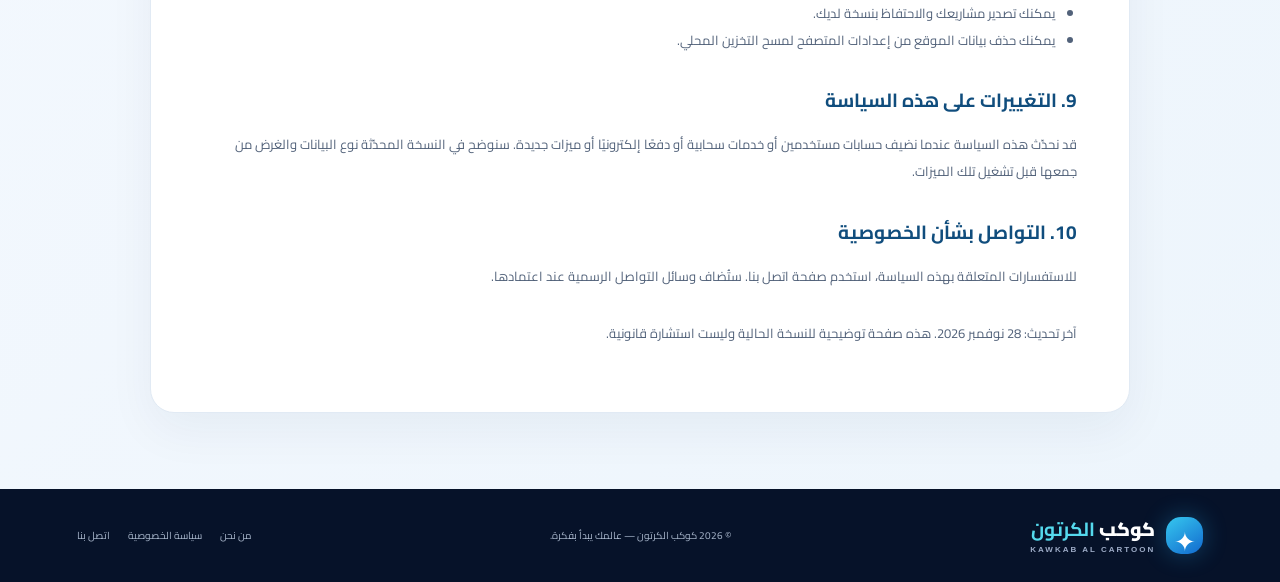
<file: privacy.html>
<!doctype html>
<html lang="ar" dir="rtl">
<head>
  <meta charset="utf-8">
  <meta name="viewport" content="width=device-width, initial-scale=1">
  <meta name="description" content="سياسة الخصوصية لمنصة كوكب الكرتون وكيفية التعامل مع البيانات والمشاريع المحفوظة.">
  <meta name="theme-color" content="#07152f">
  <title>سياسة الخصوصية | كوكب الكرتون</title>
  <link rel="preconnect" href="https://fonts.googleapis.com">
  <link rel="preconnect" href="https://fonts.gstatic.com" crossorigin>
  <link href="https://fonts.googleapis.com/css2?family=Cairo:wght@400;500;600;700;800;900&display=swap" rel="stylesheet">
  <link rel="stylesheet" href="style.css">
  <style>
    .page-main{min-height:65vh;background:linear-gradient(135deg,#f7faff,#edf5fc);padding:58px 7% 76px}
    .page-wrap{max-width:980px;margin:auto;background:#fff;border:1px solid #e1eaf4;border-radius:24px;padding:clamp(22px,5vw,52px);box-shadow:0 18px 48px #09264b0d}
    .page-kicker{color:#1683d8;font-size:12px;font-weight:900}
    .page-wrap h1{font-size:clamp(30px,5vw,44px);color:#0a2850;margin:8px 0 12px}
    .page-lead{color:#60728b;line-height:2;font-size:14px;margin:0 0 28px}
    .page-wrap h2{font-size:19px;color:#104d7d;margin:28px 0 8px}
    .page-wrap p,.page-wrap li{font-size:13px;line-height:2.1;color:#52627a}
    .page-wrap ul{padding-right:22px}
    .page-callout{padding:15px 18px;background:#eef8ff;border-right:4px solid #1598d2;border-radius:12px;margin:20px 0}
    .page-callout p{margin:0}
    .page-meta{font-size:11px;color:#8a97a9;margin-top:30px}
    .contact-form{display:grid;gap:12px;margin-top:24px}
    .contact-form label{font-size:12px;font-weight:800;color:#253c59}
    .contact-form input,.contact-form textarea{width:100%;border:1px solid #d8e4f0;border-radius:10px;padding:12px;background:#fbfdff;font:inherit;font-size:13px}
    .contact-form textarea{min-height:130px;resize:vertical}
    .contact-form button{justify-self:start}
    .contact-note{font-size:11px!important;color:#8a6b2d!important;background:#fff8e8;padding:12px 14px;border-radius:10px}
    @media(max-width:760px){.page-main{padding:30px 5% 48px}.page-wrap{border-radius:17px}}
  </style>
</head>
<body>
<header class="topbar">
  <a class="brand" href="index.html" aria-label="كوكب الكرتون - الرئيسية"><span class="brand-mark" aria-hidden="true">✦</span><span class="brand-name">كوكب <b>الكرتون</b><small>KAWKAB AL CARTOON</small></span></a>
  <button class="menu-toggle" type="button" aria-label="فتح القائمة" aria-expanded="false" aria-controls="nav">☰</button>
  <nav id="nav" aria-label="القائمة الرئيسية">
    <a href="index.html#services">أقسام الكوكب</a><a href="index.html#studio">الاستوديو</a><a href="index.html#market">المتجر</a><a href="about.html">من نحن</a><a class="nav-cta" href="index.html#studio">ابدأ من هنا <span>↙</span></a>
  </nav>
</header>
<main class="page-main"><article class="page-wrap">
<span class="page-kicker">خصوصيتك مهمة</span>
<h1>سياسة الخصوصية</h1>
<p class="page-lead">نحترم خصوصية زوار كوكب الكرتون، ونوضح هنا بشفافية طبيعة البيانات التي قد يتعامل معها الموقع وكيفية استخدامها. تسري هذه السياسة على النسخة الحالية من الموقع، وقد تُحدّث عند إضافة خدمات جديدة.</p>
<div class="page-callout"><p><strong>معلومة مهمة عن النسخة الحالية:</strong> الاستوديو المتاح الآن أداة تخطيط تجريبية تحفظ المشاريع في مساحة التخزين المحلية داخل متصفحك. لا يرفع هذا النموذج المشاريع إلى خادم، ولا ينشئ فيديو أو يخصم رصيدًا.</p></div>
<h2>1. البيانات التي نتعامل معها</h2>
<ul>
<li>عند استخدام نموذج الاستوديو، قد تحفظ على جهازك بيانات المشروع التي تدخلها، مثل الاسم والنوع ووصف الفكرة ومخطط المشاهد.</li>
<li>يحفظ المتصفح هذه البيانات باستخدام التخزين المحلي (Local Storage)، وتظل مرتبطة بالمتصفح والجهاز المستخدمين.</li>
<li>قد يجمع مزود استضافة الموقع بيانات تقنية أساسية عند زيارة الصفحات، مثل عنوان بروتوكول الإنترنت وبيانات المتصفح ووقت الطلب، وفق سياساته وإعدادات الخدمة.</li>
<li>تُحمّل صفحات الموقع خط Cairo من Google Fonts؛ وقد يتلقى مزود الخطوط بيانات الاتصال اللازمة لتقديم الخط.</li>
</ul>
<h2>2. كيف نستخدم البيانات؟</h2>
<p>تُستخدم المعلومات التي تدخلها في الاستوديو لعرض مخطط مشروعك وتنظيمه داخل المتصفح. لا نبيع بيانات المشاريع ولا نستخدم النموذج الحالي لإرسالها إلى خادم أو لإنشاء ملفات فيديو تلقائيًا.</p>
<h2>3. التخزين ومدة الاحتفاظ</h2>
<p>تبقى المشاريع المحفوظة محليًا على جهازك إلى أن تحذفها من داخل المتصفح أو تمسح بيانات الموقع. وقد يؤدي استخدام جهاز آخر أو متصفح آخر أو الوضع الخاص أو مسح بيانات التصفح إلى عدم ظهور المشاريع المحفوظة. ننصح بتصدير نسخة JSON من المشروع للاحتفاظ بنسخة احتياطية.</p>
<h2>4. ملفات تعريف الارتباط والتقنيات المشابهة</h2>
<p>لا يفعّل الموقع في نسخته الحالية أدوات إعلانية أو تحليلات تسويقية مقصودة ضمن ملفات المشروع التي نراجعها. ومع ذلك، قد تستخدم خدمات الاستضافة أو الخدمات الخارجية الضرورية تقنيات تشغيلية وفق إعداداتها وسياساتها.</p>
<h2>5. مشاركة البيانات</h2>
<p>لا يبيع كوكب الكرتون بيانات المستخدمين. ولا يرسل نموذج الاستوديو الحالي محتوى المشاريع إلى خادم. وقد تعالج الجهات المقدمة لخدمات البنية التحتية أو الخطوط بيانات تقنية لازمة لتشغيل خدماتها، وفق شروطها وسياساتها المنشورة.</p>
<h2>6. الأطفال والأسرة</h2>
<p>كوكب الكرتون يقدّم أفكارًا ومحتوى عائليًا وتعليميًا. ينبغي للأطفال استخدام الموقع بمشاركة ولي الأمر، وعدم إدخال معلومات شخصية حساسة أو بيانات اتصال خاصة في وصف المشاريع.</p>
<h2>7. أمان المعلومات</h2>
<p>نحرص على تقليل البيانات المطلوبة في النسخة الحالية، لكن التخزين المحلي يعتمد على أمان الجهاز والمتصفح. لا تشارك جهازك أو ملفات المشاريع التي قد تتضمن معلومات خاصة مع أشخاص غير موثوقين.</p>
<h2>8. حقوقك واختياراتك</h2>
<ul><li>يمكنك تعديل أو حذف المشاريع من داخل الاستوديو.</li><li>يمكنك تصدير مشاريعك والاحتفاظ بنسخة لديك.</li><li>يمكنك حذف بيانات الموقع من إعدادات المتصفح لمسح التخزين المحلي.</li></ul>
<h2>9. التغييرات على هذه السياسة</h2>
<p>قد نحدّث هذه السياسة عندما نضيف حسابات مستخدمين أو خدمات سحابية أو دفعًا إلكترونيًا أو ميزات جديدة. سنوضح في النسخة المحدّثة نوع البيانات والغرض من جمعها قبل تشغيل تلك الميزات.</p>
<h2>10. التواصل بشأن الخصوصية</h2>
<p>للاستفسارات المتعلقة بهذه السياسة، استخدم صفحة <a href="contact.html">اتصل بنا</a>. ستُضاف وسائل التواصل الرسمية عند اعتمادها.</p>
<p class="page-meta">آخر تحديث: 28 نوفمبر 2026. هذه صفحة توضيحية للنسخة الحالية وليست استشارة قانونية.</p>
</article></main>
<footer>
  <a class="brand footer-brand" href="index.html"><span class="brand-mark">✦</span><span class="brand-name">كوكب <b>الكرتون</b><small>KAWKAB AL CARTOON</small></span></a>
  <p>© 2026 كوكب الكرتون — عالمك يبدأ بفكرة.</p>
  <div><a href="about.html">من نحن</a><a href="privacy.html">سياسة الخصوصية</a><a href="contact.html">اتصل بنا</a></div>
</footer>
<script>
"use strict";
const menuButton=document.querySelector(".menu-toggle");
const menu=document.querySelector("#nav");
if(menuButton&&menu){menuButton.addEventListener("click",()=>{const opened=menu.classList.toggle("open");menuButton.setAttribute("aria-expanded",String(opened));menuButton.setAttribute("aria-label",opened?"إغلاق القائمة":"فتح القائمة");});menu.querySelectorAll("a").forEach(link=>link.addEventListener("click",()=>{menu.classList.remove("open");menuButton.setAttribute("aria-expanded","false");}));}
</script>
</body>
</html>
</file>
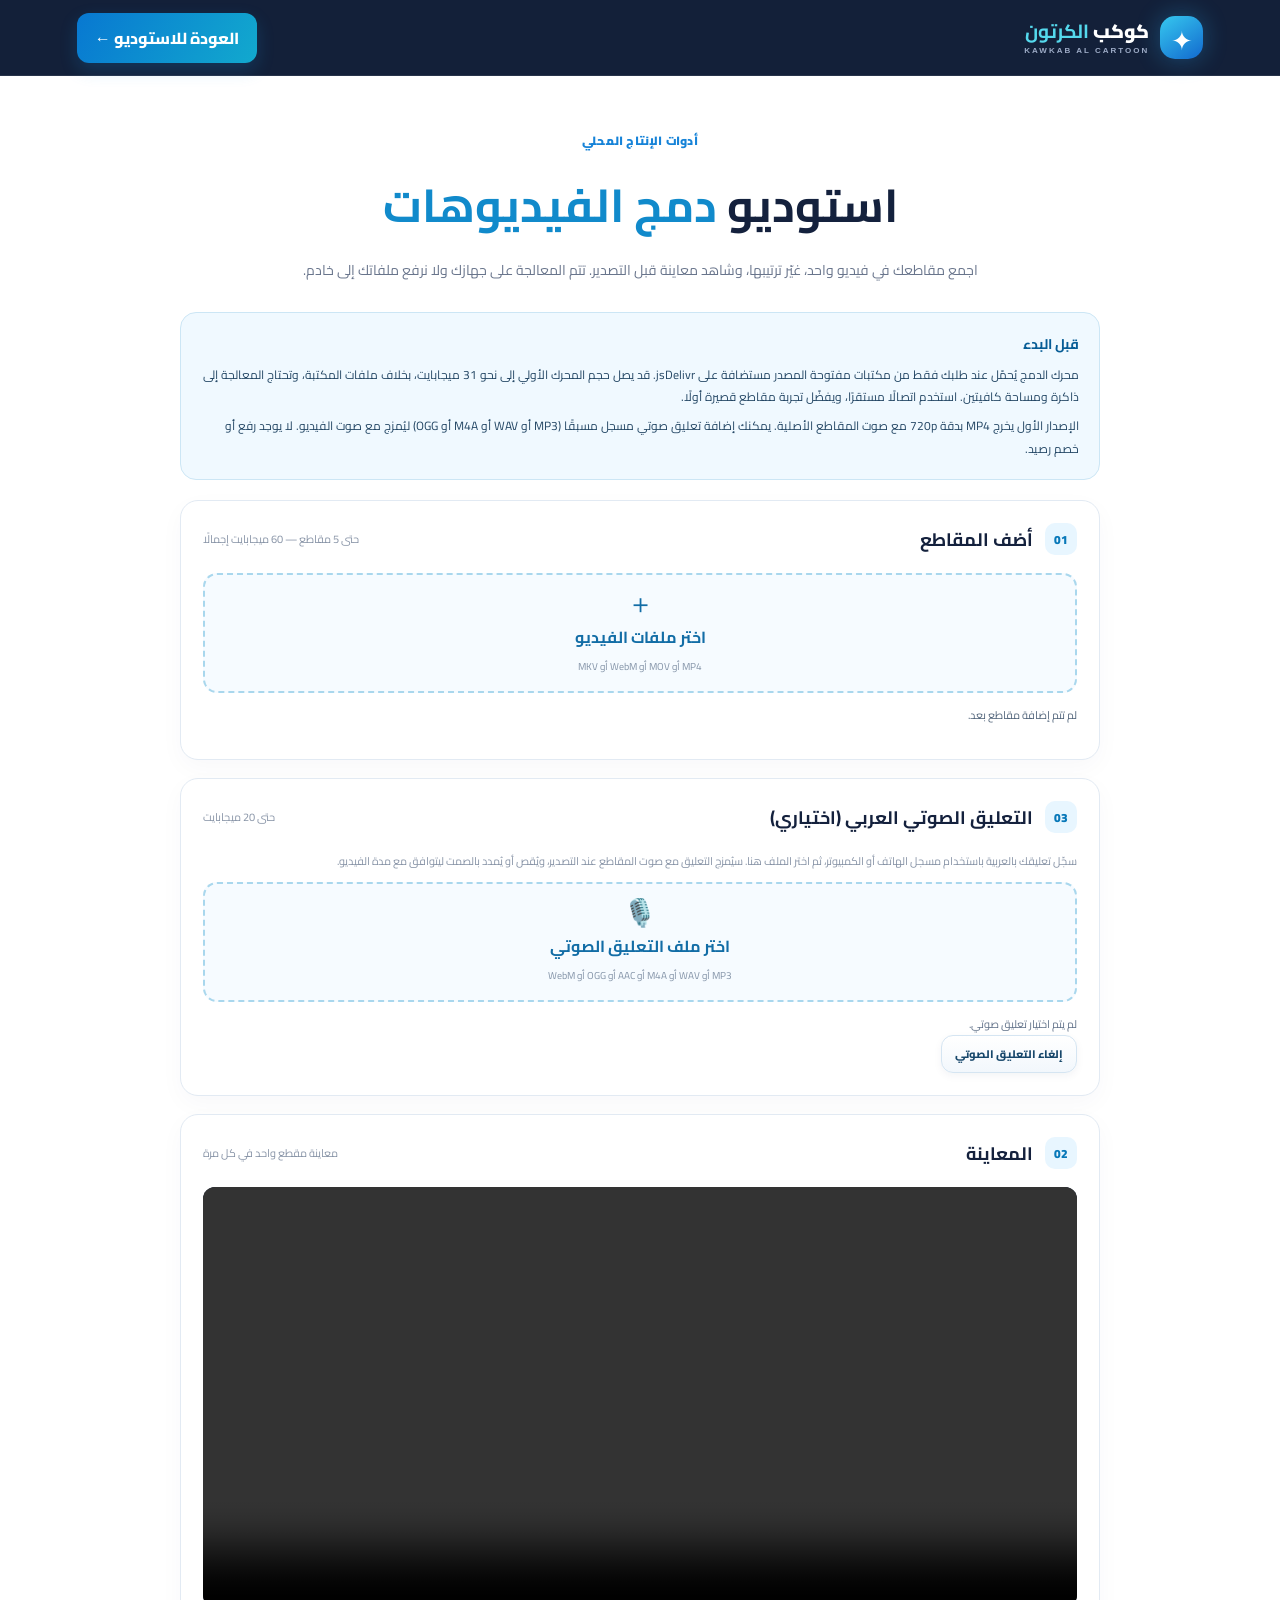
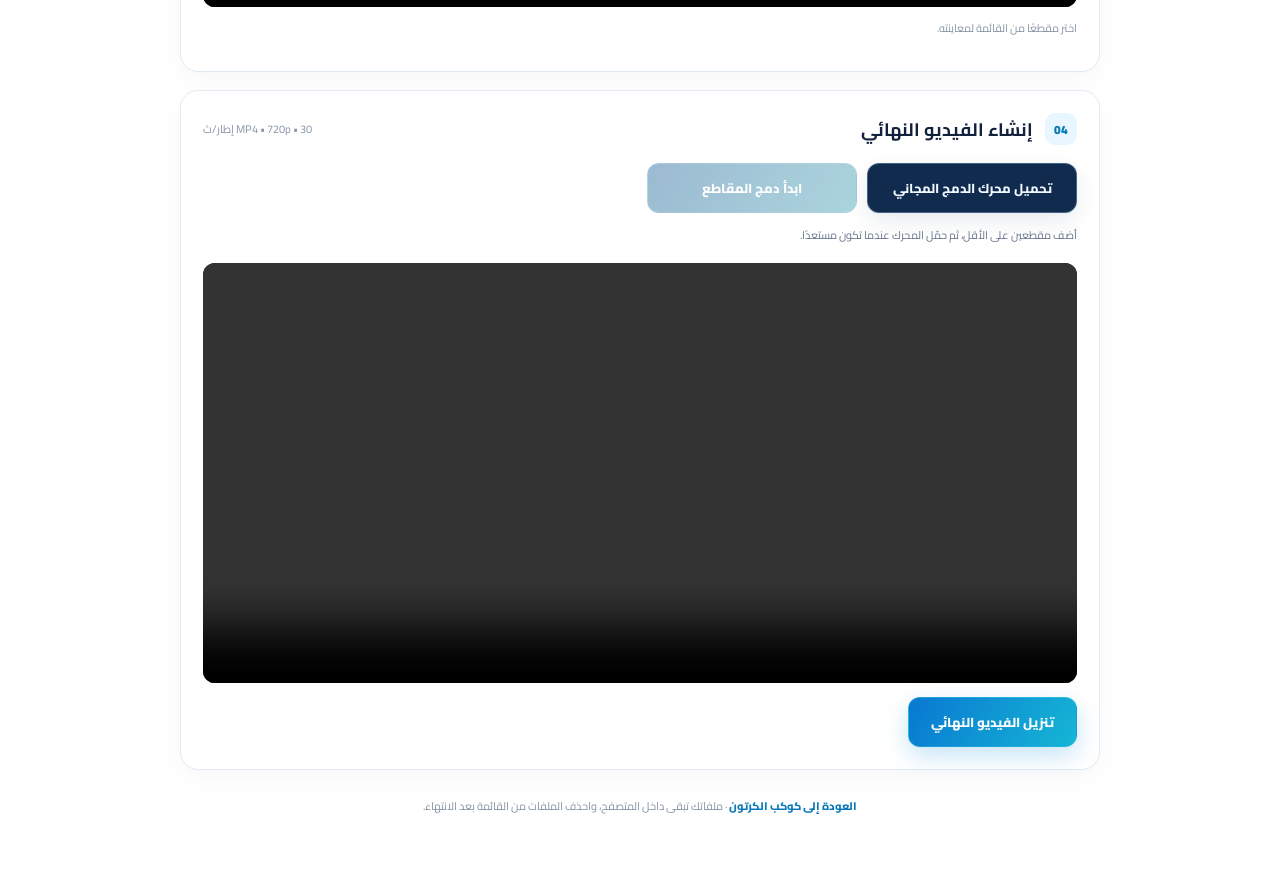
<file: video-editor.html>
<!doctype html>
<html lang="ar" dir="rtl">
<head>
  <meta charset="utf-8">
  <meta name="viewport" content="width=device-width, initial-scale=1">
  <meta name="theme-color" content="#07152f">
  <meta name="description" content="ادمج مقاطع الفيديو محليًا داخل متصفحك باستخدام كوكب الكرتون.">
  <title>دمج الفيديوهات | كوكب الكرتون</title>
  <link rel="preconnect" href="https://fonts.googleapis.com">
  <link rel="preconnect" href="https://fonts.gstatic.com" crossorigin>
  <link href="https://fonts.googleapis.com/css2?family=Cairo:wght@400;500;600;700;800;900&display=swap" rel="stylesheet">
  <link rel="stylesheet" href="style.css">
  <link rel="stylesheet" href="video-editor.css">
</head>
<body class="video-editor-page">
<header class="topbar">
  <a class="brand" href="index.html#home" aria-label="كوكب الكرتون - الرئيسية"><span class="brand-mark" aria-hidden="true">✦</span><span class="brand-name">كوكب <b>الكرتون</b><small>KAWKAB AL CARTOON</small></span></a>
  <a class="nav-cta" href="index.html#studio">العودة للاستوديو ←</a>
</header>
<main class="editor-shell">
  <section class="editor-heading">
    <span class="eyebrow">أدوات الإنتاج المحلي</span>
    <h1>استوديو <em>دمج الفيديوهات</em></h1>
    <p>اجمع مقاطعك في فيديو واحد، غيّر ترتيبها، وشاهد معاينة قبل التصدير. تتم المعالجة على جهازك ولا نرفع ملفاتك إلى خادم.</p>
  </section>
  <section class="editor-notice" role="note">
    <strong>قبل البدء</strong>
    <p>محرك الدمج يُحمّل عند طلبك فقط من مكتبات مفتوحة المصدر مستضافة على jsDelivr. قد يصل حجم المحرك الأولي إلى نحو 31 ميجابايت، بخلاف ملفات المكتبة، وتحتاج المعالجة إلى ذاكرة ومساحة كافيتين. استخدم اتصالًا مستقرًا، ويفضّل تجربة مقاطع قصيرة أولًا.</p>
    <p>الإصدار الأول يخرج MP4 بدقة 720p مع صوت المقاطع الأصلية. يمكنك إضافة تعليق صوتي مسجل مسبقًا (MP3 أو WAV أو M4A أو OGG) ليُمزج مع صوت الفيديو. لا يوجد رفع أو خصم رصيد.</p>
  </section>
  <section class="editor-panel">
    <div class="editor-panel-head"><div><span class="step-number">01</span><h2>أضف المقاطع</h2></div><span class="editor-muted">حتى 5 مقاطع — 60 ميجابايت إجمالًا</span></div>
    <label class="file-picker" for="video-files"><span aria-hidden="true">＋</span><strong>اختر ملفات الفيديو</strong><small>MP4 أو MOV أو WebM أو MKV</small></label>
    <input id="video-files" type="file" accept="video/mp4,video/quicktime,video/webm,video/x-matroska,.mp4,.mov,.webm,.mkv" multiple hidden>
    <div id="file-summary" class="file-summary" aria-live="polite">لم تتم إضافة مقاطع بعد.</div>
    <ol id="clip-list" class="clip-list" aria-label="ترتيب مقاطع الفيديو"></ol>
  </section>
  <section class="editor-panel voiceover-panel">
    <div class="editor-panel-head"><div><span class="step-number">03</span><h2>التعليق الصوتي العربي (اختياري)</h2></div><span class="editor-muted">حتى 20 ميجابايت</span></div>
    <p class="editor-muted">سجّل تعليقك بالعربية باستخدام مسجل الهاتف أو الكمبيوتر، ثم اختر الملف هنا. سيُمزج التعليق مع صوت المقاطع عند التصدير، ويُقص أو يُمدد بالصمت ليتوافق مع مدة الفيديو.</p>
    <label class="file-picker" for="voiceover-file"><span aria-hidden="true">🎙️</span><strong>اختر ملف التعليق الصوتي</strong><small>MP3 أو WAV أو M4A أو AAC أو OGG أو WebM</small></label>
    <input id="voiceover-file" type="file" accept="audio/*,.mp3,.wav,.m4a,.aac,.ogg,.opus,.webm,.flac" hidden>
    <p id="voiceover-status" class="editor-status" role="status" aria-live="polite">لم يتم اختيار تعليق صوتي.</p>
    <button id="clear-voiceover" class="mini-action" type="button">إلغاء التعليق الصوتي</button>
  </section>
  <section class="editor-panel">
    <div class="editor-panel-head"><div><span class="step-number">02</span><h2>المعاينة</h2></div><span class="editor-muted">معاينة مقطع واحد في كل مرة</span></div>
    <video id="clip-preview" class="clip-preview" controls playsinline preload="metadata"></video>
    <p id="preview-caption" class="editor-muted">اختر مقطعًا من القائمة لمعاينته.</p>
  </section>
  <section class="editor-panel export-panel">
    <div class="editor-panel-head"><div><span class="step-number">04</span><h2>إنشاء الفيديو النهائي</h2></div><span class="editor-muted">MP4 • 720p • 30 إطار/ث</span></div>
    <div class="editor-actions">
      <button id="load-engine" class="btn secondary" type="button">تحميل محرك الدمج المجاني</button>
      <button id="merge-videos" class="btn primary" type="button" disabled>ابدأ دمج المقاطع</button>
    </div>
    <div class="progress-wrap" id="progress-wrap" hidden>
      <div class="progress-track"><span id="progress-bar"></span></div>
      <p id="progress-label" role="status" aria-live="polite">جارٍ التجهيز...</p>
    </div>
    <p id="editor-status" class="editor-status" role="status" aria-live="polite">أضف مقطعين على الأقل، ثم حمّل المحرك عندما تكون مستعدًا.</p>
    <video id="merged-preview" class="merged-preview" controls playsinline hidden></video>
    <a id="download-merged" class="btn primary download-merged" hidden>تنزيل الفيديو النهائي</a>
  </section>
  <p class="editor-footnote"><a href="index.html">العودة إلى كوكب الكرتون</a> · ملفاتك تبقى داخل المتصفح، واحذف الملفات من القائمة بعد الانتهاء.</p>
</main>
<script type="module" src="video-editor.js"></script>
</body>
</html>
</file>
<file: style.css>
:root{--night:#07152f;--night-2:#0b2044;--blue:#1689e8;--cyan:#43d6e8;--gold:#ffd36e;--ink:#14213d;--muted:#69758c;--paper:#f5f8ff;--line:#e4eaf5}
*{box-sizing:border-box}html{scroll-behavior:smooth;scroll-padding-top:90px}body{margin:0;background:#fff;color:var(--ink);font-family:'Cairo',Tahoma,sans-serif}a{color:inherit;text-decoration:none}button,input,textarea,select{font:inherit}.topbar{height:82px;display:flex;align-items:center;justify-content:space-between;padding:0 7%;background:#081630;color:#fff;border-bottom:1px solid #ffffff16;position:sticky;top:0;z-index:20}.brand{display:flex;align-items:center;gap:11px}.brand-mark{width:43px;height:43px;border-radius:15px;display:grid;place-items:center;background:linear-gradient(145deg,#36c8ef,#1269ce);color:#fff;font-size:26px;box-shadow:0 0 25px #26a8ed55}.brand-name{font-size:19px;font-weight:900;line-height:1.25}.brand-name b{color:#55d9ed}.brand-name small{display:block;font:700 8px Arial;letter-spacing:2px;color:#9eacc7;margin-top:3px}nav{display:flex;align-items:center;gap:27px;font-size:13px;font-weight:700}nav a:not(.nav-cta){color:#d1d9e9}nav a:hover{color:#55d9ed}.nav-cta{padding:11px 18px;border-radius:12px;background:#147edb;color:white}.nav-cta span{margin-right:6px}.menu-toggle{display:none;background:none;border:0;color:white;font-size:25px}
.hero{min-height:570px;padding:65px 9% 75px;display:grid;grid-template-columns:1fr 1fr;align-items:center;gap:30px;overflow:hidden;background:radial-gradient(ellipse at 72% 46%,#123d70 0,transparent 36%),radial-gradient(ellipse at 5% 10%,#10294e 0,transparent 38%),linear-gradient(120deg,#06132b,#091d3d 62%,#07152f);color:#fff}.eyebrow{font-size:12px;color:#1683d8;font-weight:900;letter-spacing:.2px}.hero .eyebrow{color:#65dff0}.eyebrow i{display:inline-block;width:7px;height:7px;border-radius:50%;background:var(--gold);margin-left:8px;box-shadow:0 0 12px var(--gold)}.hero h1{font-size:clamp(38px,5vw,62px);line-height:1.38;margin:18px 0;font-weight:900;letter-spacing:-1.5px}.hero h1 em{font-style:normal;color:#5cdbef}.hero-copy>p{max-width:550px;color:#c2cfe3;font-size:15px;line-height:2.1}.hero-actions{display:flex;gap:12px;margin:27px 0 20px}.btn{border:0;display:inline-flex;align-items:center;justify-content:center;gap:15px;padding:13px 21px;border-radius:12px;font-size:13px;font-weight:900;cursor:pointer;transition:.2s}.btn:hover{transform:translateY(-2px)}.primary{background:linear-gradient(110deg,#147bd9,#21b5db);color:#fff;box-shadow:0 10px 28px #168fe044}.secondary{border:1px solid #ffffff40;color:#e4edf9;background:#ffffff0c}.hero-note{font-size:11px;color:#9eacc7}.hero-note span{color:var(--gold);font-size:17px;margin-left:5px}
.universe{height:420px;position:relative;display:grid;place-items:center;isolation:isolate}.universe:before,.universe:after{content:"";position:absolute;border-radius:50%;background:#d8faff;filter:blur(1px);width:3px;height:3px;top:15%;left:15%;box-shadow:80px 55px #d8faff,270px 5px #d8faff,330px 120px #d8faff,30px 300px #d8faff,260px 330px #d8faff,180px 30px #d8faff}.universe:after{top:70%;left:75%;box-shadow:-220px -210px #d8faff,-300px -80px #d8faff,-100px 20px #d8faff}.starfield{position:absolute;color:#8cdff5;opacity:.65;font-size:15px;letter-spacing:14px}.starfield-one{top:8%;right:10%}.orbit{position:absolute;border:1px solid #56c8ed66;border-radius:50%;z-index:-1}.orbit-a{width:410px;height:165px;transform:rotate(-24deg)}.orbit-b{width:370px;height:300px;transform:rotate(54deg);border-color:#f1d47c66}.orbit-c{width:475px;height:230px;transform:rotate(18deg);border-style:dashed;opacity:.65}.planet{width:235px;height:235px;border-radius:50%;display:flex;flex-direction:column;align-items:center;justify-content:center;position:relative;z-index:2;background:radial-gradient(circle at 32% 25%,#64d9f0 0,#218ed8 25%,#1051a4 68%,#092e68 100%);box-shadow:inset -20px -25px 40px #061d4b99,0 0 65px #1b9bdb77,0 20px 60px #0008;color:#fff;transform:rotate(-9deg)}.planet:before{content:"";position:absolute;width:270px;height:68px;border:12px solid #6bdcf0;border-left-color:#f3d17b;border-right-color:#3b8fe0;border-radius:50%;transform:rotate(-23deg);z-index:-1;box-shadow:0 0 20px #3dc4e855}.planet-shine{position:absolute;top:36px;right:55px;width:45px;height:20px;border-radius:50%;background:#ffffff44;filter:blur(8px)}.planet-star{position:absolute;top:32px;left:55px;color:#ffe28c;font-size:24px}.planet b{font-size:25px}.planet strong{font-size:34px;font-weight:900;color:#baf7ff}.planet small{font-size:10px;color:#d2f7ff;margin-top:4px}.satellite{position:absolute;z-index:4;background:#10294a;border:1px solid #5ac8e966;color:#eafaff;border-radius:14px;padding:11px 14px;box-shadow:0 10px 30px #0005;font-size:12px;display:flex;gap:8px;align-items:center}.sat-one{top:12%;right:1%}.sat-two{bottom:13%;right:2%}.sat-three{top:48%;left:-1%}.spark{position:absolute;color:#ffdc81;font-size:26px}.spark-one{top:13%;left:20%}.spark-two{bottom:12%;left:22%;color:#5de0f0}.spark-three{top:23%;right:17%;font-size:18px}
.section{padding:78px 9%}.section-heading{display:flex;align-items:end;justify-content:space-between;gap:25px;margin-bottom:30px}.section-heading h2,.studio-copy h2,.about-banner h2{font-size:clamp(25px,3vw,36px);font-weight:900;margin:8px 0 0}.section-heading>p{max-width:390px;margin:0;color:var(--muted);font-size:13px;line-height:1.9}.service-grid{display:grid;grid-template-columns:repeat(4,1fr);gap:15px}.service-card{position:relative;min-height:220px;padding:22px 20px;background:#fff;border:1px solid var(--line);border-radius:18px;box-shadow:0 8px 25px #0b285008;transition:.22s}.service-card:hover,.product-card:hover{transform:translateY(-4px);box-shadow:0 15px 35px #0b285018;border-color:#b9dff5}.service-icon{width:48px;height:48px;border-radius:15px;background:#edf7ff;display:grid;place-items:center;font-size:25px;margin-bottom:13px}.service-card h3{font-size:16px;margin:0 0 8px}.service-card p{min-height:58px;color:var(--muted);font-size:11px;line-height:1.9;margin:0 0 12px}.service-card>a{font-size:11px;color:#147dca;font-weight:900}.service-card>a b{margin-right:5px}.service-main{background:linear-gradient(145deg,#0b2c54,#0e4773);color:#fff;border-color:#0b2c54}.service-main .service-icon{background:#ffffff19}.service-main .service-label{position:absolute;left:17px;top:19px;color:#81e7f2;font-size:10px;font-weight:800}.service-main p{color:#c3d9ea}.service-main>a{color:#73e2f0}
.studio-section{padding:75px 9%;display:grid;grid-template-columns:1fr 1fr;gap:55px;align-items:center;background:linear-gradient(120deg,#071630,#0b2850);color:#fff}.studio-copy .eyebrow{color:#60d7ec}.studio-copy h2{font-size:38px}.studio-copy>p{color:#bfcee1;line-height:2;font-size:13px;max-width:490px}.studio-steps{list-style:none;padding:0;margin:27px 0;display:grid;grid-template-columns:1fr 1fr;gap:14px}.studio-steps li{font-size:12px;color:#d7e5f4}.studio-steps b{display:inline-grid;place-items:center;width:29px;height:29px;border-radius:9px;background:#ffffff16;color:#65d9ed;margin-left:7px}.studio-form{background:#fff;color:var(--ink);padding:27px;border-radius:22px;box-shadow:0 20px 60px #0003}.form-head{display:flex;align-items:center;justify-content:space-between;margin-bottom:20px;font-weight:900}.form-head span{color:#0d6eb8}.form-head small{font-size:10px;color:#9aa5b6}.studio-form label{display:block;font-size:12px;font-weight:800;margin:13px 0 7px}.studio-form input,.studio-form textarea,.studio-form select{width:100%;border:1px solid #dce5f0;border-radius:10px;padding:11px 12px;background:#f9fbfe;color:#17243c;font-size:12px;outline:none}.studio-form input:focus,.studio-form textarea:focus,.studio-form select:focus{border-color:#1d9cdb;box-shadow:0 0 0 3px #1d9cdb18}.studio-form textarea{resize:vertical;line-height:1.8}.submit-btn{width:100%;margin-top:15px}.form-note{font-size:10px;color:#8793a6;line-height:1.7;margin:12px 0 0}.idea-result{margin-top:17px;padding:15px;border-radius:12px;background:#eef8ff;border:1px solid #cceafa;font-size:12px;line-height:1.9;color:#17466b}.idea-result h3{font-size:14px;margin:0 0 8px}.idea-result ul{padding-right:18px;margin:6px 0}
.market{background:#f4f7fc}.status-note{font-size:11px;color:#8b6b26;background:#fff6dc;padding:9px 13px;border-radius:9px}.product-grid{display:grid;grid-template-columns:repeat(3,1fr);gap:18px}.product-card{background:#fff;border:1px solid var(--line);border-radius:18px;overflow:hidden;transition:.2s}.product-art{height:160px;display:grid;place-items:center;position:relative;font-size:58px}.product-art span{position:absolute;top:12px;right:14px;font:800 11px Arial;color:#28405c;background:#ffffffaa;padding:6px 8px;border-radius:7px}.art-color{background:linear-gradient(135deg,#ffebce,#ffe0df)}.art-story{background:linear-gradient(135deg,#d5f2f1,#d9e9ff)}.art-learn{background:linear-gradient(135deg,#e7e0ff,#d8efff)}.product-info{padding:17px 19px}.product-info small{font-size:10px;color:#147dca;font-weight:900}.product-info h3{font-size:16px;margin:6px 0}.product-info p{font-size:11px;color:var(--muted);margin:0 0 12px}.product-status{font-size:11px;font-weight:900;color:#9a7022}
.about-banner{margin:65px 9%;padding:40px 5%;border-radius:23px;background:radial-gradient(circle at 80% 20%,#1e79ad,transparent 40%),linear-gradient(110deg,#082044,#104f7b);color:#fff;display:flex;align-items:center;justify-content:space-between;gap:25px}.about-banner .eyebrow{color:#71e3f0}.about-banner h2{margin:7px 0;font-size:30px}.about-banner p{color:#c5d9e9;font-size:12px}.banner-btn{background:#fff;color:#0c5d94;white-space:nowrap}
footer{padding:27px 9%;display:flex;align-items:center;justify-content:space-between;gap:20px;background:#061229;color:#fff}.footer-brand .brand-mark{width:37px;height:37px}footer p,footer div{font-size:10px;color:#aab8cd}footer div{display:flex;gap:18px}footer a:hover{color:#5ed9ed}
@media(max-width:1000px){.service-grid{grid-template-columns:repeat(3,1fr)}.hero{padding-left:6%;padding-right:6%}.section,.studio-section{padding-left:6%;padding-right:6%}.universe{transform:scale(.92)}}
@media(max-width:760px){.topbar{height:72px;padding:0 5%}.menu-toggle{display:block}nav{display:none;position:absolute;top:72px;right:0;left:0;background:#091a36;padding:20px 6%;flex-direction:column;align-items:stretch;gap:17px;border-bottom:1px solid #ffffff20}nav.open{display:flex}nav a{padding:5px}.hero{grid-template-columns:1fr;padding:42px 7% 48px;gap:5px}.hero-copy{grid-row:2}.universe{height:320px;transform:scale(.85);margin:-10px 0}.hero h1{font-size:43px}.section,.studio-section{padding:55px 6%}.section-heading{display:block}.section-heading>p{margin-top:10px}.service-grid{grid-template-columns:repeat(2,1fr)}.studio-section{grid-template-columns:1fr;gap:25px}.studio-copy h2{font-size:32px}.about-banner{margin:38px 6%;display:block}.banner-btn{margin-top:12px}footer{padding:25px 6%;flex-wrap:wrap}}
@media(max-width:500px){.brand-name{font-size:17px}.hero h1{font-size:37px}.hero-copy>p{font-size:13px}.hero-actions{flex-wrap:wrap}.universe{height:270px;transform:scale(.72);margin:-25px -35px}.service-grid,.product-grid{grid-template-columns:1fr}.service-card{min-height:auto}.service-card p{min-height:0}.studio-steps{grid-template-columns:1fr}.studio-form{padding:20px}.form-head{align-items:flex-start;gap:8px;flex-direction:column}.about-banner h2{font-size:25px}footer{display:block}footer p{margin:17px 0}footer div{margin-top:15px}}
@media(prefers-reduced-motion:reduce){html{scroll-behavior:auto}*,*:before,*:after{transition:none!important;animation:none!important}}


.project-tools{display:grid;gap:7px;margin:14px 0 8px}
.import-project-label{display:inline-block!important;width:fit-content;margin:0!important;padding:9px 13px;border:1px solid #cfe4f5;border-radius:9px;background:#eef8ff;color:#116da8;font-size:11px!important;font-weight:900;cursor:pointer}
.project-import-input{font-size:11px!important;padding:8px!important;background:#fff!important}
.project-feedback{min-height:18px;margin:6px 0 10px;font-size:10px;color:#187c52;line-height:1.7}
.project-feedback.is-error{color:#b33b3b}
.saved-project-actions{flex-wrap:wrap}
@media(max-width:420px){.saved-project-actions{width:100%}.mini-action{flex:1}}

.storyboard-action{background:#e9f7ff!important;color:#075e98!important;border-color:#bfe6f8!important}
.storyboard-panel{flex-basis:100%;margin-top:10px;padding:12px;border:1px solid #d9e9f5;border-radius:12px;background:#f8fbff;color:#173653;font-size:11px}
.storyboard-panel summary{cursor:pointer;font-weight:900;color:#0c6fae;padding:4px}
.storyboard-scene{padding:10px 4px;border-top:1px solid #e3edf6;line-height:1.8}
.storyboard-scene strong{color:#0b5f98}
.storyboard-scene p{margin:5px 0;color:#52657b;overflow-wrap:anywhere}
.storyboard-scene small{color:#16764d;font-weight:800}
.mini-action:disabled{opacity:.45;cursor:not-allowed}

.storyboard-panel{margin-top:18px;padding:18px;border:1px solid #cfe4f5;border-radius:15px;background:#f7fbff;color:#17304e}
.storyboard-panel h3{margin:5px 0;font-size:17px}
.storyboard-panel>p{font-size:11px;color:#8a6827;background:#fff6df;padding:9px 11px;border-radius:8px;line-height:1.8}
.storyboard-scenes{display:grid;gap:12px}
.storyboard-scene{padding:14px;border:1px solid #e0eaf4;border-radius:12px;background:#fff;font-size:12px;line-height:1.9}
.storyboard-scene h4{margin:0 0 8px;font-size:14px}
.storyboard-scene p{margin:6px 0;color:#53647a;overflow-wrap:anywhere}
@media(max-width:500px){.storyboard-panel{padding:12px}}

.storyboard-scene label{display:block;margin:10px 0 5px;font-size:11px;font-weight:800;color:#29445f}
.storyboard-scene input,.storyboard-scene textarea{display:block;width:100%;margin-top:5px;padding:9px 10px;border:1px solid #d6e2ee;border-radius:8px;background:#fff;color:#18314d;font:inherit;font-size:12px;line-height:1.7}
.storyboard-scene input:focus,.storyboard-scene textarea:focus{outline:2px solid #72c8ee;outline-offset:1px}
.storyboard-scene textarea{resize:vertical;min-height:70px}


/* Unified professional interaction system */
:root{--button-radius:12px;--button-focus:#7ddcf4}
button,.btn,.mini-action,.import-project-label,.nav-cta{
  -webkit-tap-highlight-color:transparent;
  border-radius:var(--button-radius);
  font-family:inherit;
  font-weight:800;
  letter-spacing:0;
  transition:transform .18s ease,box-shadow .18s ease,background .18s ease,border-color .18s ease,color .18s ease,opacity .18s ease;
}
button:not(:disabled),.btn,.mini-action,.import-project-label,.nav-cta{cursor:pointer}
button:focus-visible,.btn:focus-visible,.mini-action:focus-visible,.import-project-label:focus-visible,a:focus-visible{
  outline:3px solid var(--button-focus);
  outline-offset:3px;
}
button:disabled,.mini-action:disabled{
  cursor:not-allowed!important;
  opacity:.48;
  filter:saturate(.55);
  transform:none!important;
  box-shadow:none!important;
}
.btn{min-height:46px;padding:12px 22px;border:1px solid transparent;box-shadow:0 8px 22px #08264a18}
.btn:hover,.mini-action:hover,.import-project-label:hover,.nav-cta:hover{transform:translateY(-2px);filter:brightness(1.06)}
.btn:active,.mini-action:active,.import-project-label:active,.nav-cta:active{transform:translateY(0) scale(.985)}
.btn.primary{background:linear-gradient(120deg,#0878d1,#16b6d5);color:#fff;border-color:#4ac7eb55;box-shadow:0 9px 24px #0789d43b}
.btn.primary:hover{box-shadow:0 13px 30px #0789d455}
.btn.secondary{background:#102b4d;color:#f2f8ff;border:1px solid #8ab8d566}
.btn.secondary:hover{background:#173b63;border-color:#64cce8}
.nav-cta{display:inline-flex;align-items:center;justify-content:center;min-height:42px;padding:10px 18px;background:linear-gradient(120deg,#0878d1,#12a9ce);box-shadow:0 7px 18px #168fe033}
.service-card>a{display:inline-flex;align-items:center;gap:8px;padding:7px 0;transition:color .18s ease,transform .18s ease}
.service-card>a:hover{color:#079bc9;transform:translateX(-3px)}
.service-main>a:hover{color:#b6f6ff}
.mini-action{min-height:36px;padding:8px 13px;border:1px solid #d5e5f2;background:linear-gradient(180deg,#fff,#f2f7fc);color:#17476b;font-size:11px;box-shadow:0 3px 9px #0b31500d}
.mini-action:hover{border-color:#8bcde9;background:#eaf7ff;box-shadow:0 6px 14px #0b5c8b18}
.mini-action.storyboard-action{background:linear-gradient(120deg,#e8f7ff,#d8f3fb)!important;color:#075e98!important;border-color:#a9dff2!important}
.mini-action.danger{color:#a83243;border-color:#f0cbd1;background:linear-gradient(180deg,#fff,#fff5f6)}
.mini-action.danger:hover{background:#ffe9ed;border-color:#e6a8b3}
.import-project-label{padding:10px 15px!important;background:linear-gradient(120deg,#eff9ff,#e4f4ff)!important;border:1px solid #b9dff2!important;box-shadow:0 4px 12px #0b5c8b10}
.project-import-input{border-radius:10px!important}
.saved-project-actions{display:flex;gap:8px;align-items:center}
button[type=submit]{min-height:48px}
@media(prefers-reduced-motion:reduce){button,.btn,.mini-action,.import-project-label,.nav-cta{transition:none}}


/* Professional homepage and studio refinement — 2026 */
.launch-ribbon{min-height:34px;display:flex;align-items:center;justify-content:center;gap:9px;padding:6px 16px;background:#e9f7ff;color:#31536e;font-size:11px;font-weight:800;text-align:center}
.launch-ribbon a{color:#0877bb;text-decoration:underline;text-underline-offset:3px}
.ribbon-dot{width:7px;height:7px;border-radius:50%;background:#e0a52c;box-shadow:0 0 0 4px #e0a52c20}
.topbar{height:76px;padding-inline:6%;backdrop-filter:blur(16px);background:#07152ff2}
nav{gap:21px}
.hero{min-height:610px;padding-top:75px;padding-bottom:75px}
.hero-copy{max-width:620px}
.hero h1{line-height:1.3;letter-spacing:-1.7px}
.hero-copy>p{max-width:520px}
.hero-proof{display:flex;gap:10px;flex-wrap:wrap;margin:25px 0 16px}
.hero-proof span{display:flex;align-items:center;gap:7px;padding:8px 12px;border:1px solid #ffffff1e;border-radius:11px;background:#ffffff0a;color:#d7e8f8;font-size:11px}
.hero-proof b{display:grid;place-items:center;width:22px;height:22px;border-radius:7px;background:#1b8fc8;color:#fff;font:800 10px Arial}
.hero-note{margin-top:13px}
.universe{transform:scale(1.02)}
.section{padding-top:88px;padding-bottom:88px}
.services{background:linear-gradient(180deg,#fff,#f8fbff)}
.service-groups{display:flex;flex-wrap:wrap;gap:9px;margin:-12px 0 26px}
.service-groups span{padding:7px 13px;border:1px solid #dceaf5;border-radius:99px;background:#fff;color:#56708a;font-size:10px;font-weight:800}
.service-grid{grid-template-columns:repeat(3,minmax(0,1fr));gap:17px}
.service-card{min-height:214px;padding:23px;border-radius:20px;box-shadow:0 8px 28px #0c2a4b09}
.service-card h3{font-size:15px}
.service-card p{font-size:12px;line-height:1.85}
.service-main{background:linear-gradient(145deg,#082346,#0b4a78);box-shadow:0 14px 32px #09294b1c}
.studio-section{padding:88px max(6%,calc((100% - 1220px)/2));grid-template-columns:minmax(0,.86fr) minmax(440px,1.14fr);gap:48px;align-items:start;background:radial-gradient(ellipse at 15% 10%,#174879 0,transparent 40%),linear-gradient(130deg,#06142c,#0b2b50 68%,#071a35)}
.studio-intro{position:sticky;top:110px}
.studio-intro .eyebrow{color:#72e2f2}
.studio-intro h2{font-size:clamp(30px,4vw,43px);line-height:1.35;margin:12px 0}
.studio-intro>p{max-width:530px;color:#c3d5e9;font-size:13px;line-height:2.1}
.studio-benefits{display:grid;gap:12px;margin:27px 0}
.studio-benefits>div{display:grid;grid-template-columns:42px 1fr;column-gap:12px;align-items:center;padding:13px;border:1px solid #ffffff1c;border-radius:14px;background:#ffffff09}
.studio-benefits>div>span{grid-row:span 2;width:40px;height:40px;display:grid;place-items:center;border-radius:12px;background:#ffffff13;font-size:20px}
.studio-benefits b{font-size:12px;color:#f3f8ff}
.studio-benefits small{font-size:10px;color:#aebfd4}
.studio-truth{padding:15px 17px;border:1px solid #f0cc7b55;border-radius:14px;background:#ffd36e12;color:#f6dfaa}
.studio-truth strong{font-size:12px}
.studio-truth p{margin:5px 0 0;font-size:11px;line-height:1.9;color:#e8d7b3}
.studio-form{padding:28px;border:1px solid #e3edf6;border-radius:22px;box-shadow:0 24px 65px #0004}
.form-head{align-items:center;margin-bottom:17px}
.form-head h3{margin:3px 0 0;font-size:21px;color:#14213d}
.form-kicker{font-size:10px;color:#1487c7;font-weight:900}
.form-head small{padding:7px 10px;border-radius:8px;background:#eff8fd;color:#59809a}
.studio-progress{display:flex;align-items:center;gap:8px;margin:18px 0 23px;color:#9aa8b8}
.studio-progress span{display:flex;align-items:center;gap:6px;font-size:10px;font-weight:800;white-space:nowrap}
.studio-progress span b{display:grid;place-items:center;width:24px;height:24px;border-radius:50%;background:#edf2f7;color:#718096;font:800 10px Arial}
.studio-progress span.active{color:#0878bd}
.studio-progress span.active b{background:#e5f6ff;color:#0878bd;box-shadow:0 0 0 4px #e5f6ff}
.studio-progress i{height:1px;flex:1;background:#e4ebf2}
.studio-fields{display:grid;grid-template-columns:1fr 1fr;gap:0 14px}
.field-group{min-width:0}
.field-wide{grid-column:1/-1}
.studio-form label{margin-top:12px}
.studio-form input,.studio-form textarea,.studio-form select{min-height:46px;border-color:#dce6ef;background:#fbfdff;border-radius:11px;font-size:12px}
.studio-form textarea{min-height:132px}
.studio-form-actions{display:flex;gap:9px;margin-top:17px}
.studio-form-actions .btn{flex:1}
.studio-form .secondary{background:#f2f8fc;color:#17628e;border:1px solid #d5e9f5}
.studio-form .secondary:hover{background:#e7f5fd}
.form-note{padding:10px 12px;border-radius:10px;background:#f7f9fc;color:#718096}
.idea-result{border-radius:13px}
.studio-library{padding:42px max(6%,calc((100% - 1220px)/2));background:#f2f7fc}
.studio-library .saved-projects{max-width:1220px;margin:auto;padding:25px;background:#fff;border:1px solid #e0e9f2;border-radius:20px;box-shadow:0 12px 35px #0a2b4a0a}
.saved-projects-head{display:flex;align-items:center;justify-content:space-between;gap:15px}
.saved-projects-head h3{margin:4px 0 0;font-size:22px}
.saved-projects-head>span{padding:8px 12px;border-radius:9px;background:#edf8ff;color:#1379b7;font-size:11px;font-weight:900}
.saved-projects-note{color:#748398;font-size:11px;line-height:1.8}
.saved-project-list{display:grid;grid-template-columns:repeat(2,minmax(0,1fr));gap:12px}
.saved-project-card{min-width:0;padding:15px;border:1px solid #e2ebf3;border-radius:13px;background:#fbfdff}
.launch-checklist{margin:60px max(6%,calc((100% - 1220px)/2));padding:28px 32px;display:flex;align-items:center;justify-content:space-between;gap:25px;border:1px solid #dceaf4;border-radius:20px;background:linear-gradient(120deg,#f7fbff,#edf7ff)}
.launch-checklist h2{margin:7px 0;font-size:24px}
.launch-checklist p{margin:0;color:#6b7c91;font-size:11px;line-height:1.9}
.checklist-pills{display:flex;gap:8px;flex-wrap:wrap;max-width:430px}
.checklist-pills span{padding:8px 11px;border:1px solid #d7e8f4;border-radius:9px;background:#fff;color:#45617a;font-size:10px;font-weight:800}
.about-banner{max-width:1220px;margin:60px auto;padding:40px 5%}
footer{padding-inline:max(6%,calc((100% - 1220px)/2))}
@media(max-width:1000px){.studio-section{grid-template-columns:1fr;gap:30px}.studio-intro{position:static}.studio-benefits{grid-template-columns:repeat(3,1fr)}.studio-benefits>div{grid-template-columns:1fr;text-align:center}.studio-benefits>div>span{grid-row:auto;margin:0 auto 8px}.service-grid{grid-template-columns:repeat(2,minmax(0,1fr))}}
@media(max-width:760px){.launch-ribbon{font-size:9px;gap:6px}.topbar{height:70px}.hero{min-height:auto;padding:38px 6% 45px}.hero-copy{grid-row:auto}.hero-proof{gap:7px}.hero-proof span{font-size:9px;padding:7px 9px}.universe{height:330px;transform:scale(.9)}.section{padding:60px 6%}.studio-section{padding:58px 6%}.studio-benefits{grid-template-columns:1fr}.studio-benefits>div{grid-template-columns:42px 1fr;text-align:right}.studio-benefits>div>span{grid-row:span 2;margin:0}.studio-library{padding:28px 5%}.saved-project-list{grid-template-columns:1fr}.launch-checklist{margin:35px 5%;padding:23px;display:block}.checklist-pills{margin-top:15px}}
@media(max-width:500px){.hero h1{font-size:35px}.universe{height:270px;transform:scale(.72);margin:-25px -35px}.service-grid{grid-template-columns:1fr}.studio-form{padding:19px}.form-head{flex-direction:row;align-items:center}.form-head h3{font-size:18px}.studio-fields{grid-template-columns:1fr}.field-wide{grid-column:auto}.studio-form-actions{flex-direction:column}.studio-progress{gap:5px}.studio-progress span{font-size:9px}.saved-projects-head h3{font-size:18px}.launch-checklist h2{font-size:21px}.about-banner{margin:35px 5%}}

/* Egyptian dialogue editing and speech preview */
.storyboard-scene label{display:block;margin:12px 0 6px;color:#29445e;font-size:12px;font-weight:800}
.storyboard-scene input,.storyboard-scene textarea{display:block;width:100%;margin-top:6px;padding:11px 12px;border:1px solid #d9e5ef;border-radius:10px;background:#fbfdff;color:#20364d;font:inherit;line-height:1.8}
.storyboard-scene textarea{min-height:88px;resize:vertical}
.storyboard-scene .mini-action{margin:8px 0 12px}
.storyboard-scene .mini-action:focus-visible,.studio-form button:focus-visible{outline:3px solid #63b9ee;outline-offset:3px}
</file>
<file: games.css>
.games-page{min-height:75vh;background:linear-gradient(180deg,#f3f8ff,#fff);padding:55px 7% 75px}.games-hero{text-align:center;max-width:760px;margin:0 auto 35px}.games-hero h1{font-size:clamp(30px,5vw,48px);margin:10px 0;color:#10284a;font-weight:900}.games-hero h1 em{font-style:normal;color:#1489d5}.games-hero p{color:#64738a;line-height:2}.games-safety{display:inline-block;margin-top:10px;padding:9px 14px;border-radius:999px;background:#e7f8f1;color:#16724f;font-size:12px;font-weight:800}.game-shell{max-width:900px;margin:auto;background:white;border:1px solid #e0e9f4;border-radius:24px;box-shadow:0 18px 55px #10284a12;overflow:hidden}.game-tabs{display:flex;gap:8px;padding:14px;background:#081b38;overflow-x:auto}.game-tab{flex:1;min-width:145px;border:1px solid #ffffff24;background:#ffffff0b;color:#dceeff;border-radius:12px;padding:12px;font:800 13px Cairo;cursor:pointer}.game-tab.active{background:#1689df;color:#fff;border-color:#1689df}.game-panel{padding:26px}.game-panel[hidden]{display:none}.game-heading{display:flex;justify-content:space-between;align-items:center;gap:15px;margin-bottom:22px}.game-heading h2{font-size:21px;margin:0 0 5px;color:#142c4b}.game-heading p{margin:0;color:#718097;font-size:12px}.game-score{white-space:nowrap;padding:8px 12px;border-radius:10px;background:#edf7ff;color:#126da9;font-size:12px;font-weight:900}.memory-grid{display:grid;grid-template-columns:repeat(4,minmax(0,1fr));gap:12px;max-width:580px;margin:0 auto}.memory-card{aspect-ratio:1;border:0;border-radius:15px;background:linear-gradient(145deg,#167fd0,#25b9d4);color:#fff;font-size:clamp(25px,5vw,42px);cursor:pointer;box-shadow:0 5px 14px #126da922}.memory-card.flipped,.memory-card.matched{background:#eaf5ff;color:#123a60;border:2px solid #b7dcf4}.memory-card.matched{background:#e7f8f0;border-color:#9bd9bd}.memory-card:disabled{cursor:default}.game-feedback{text-align:center;min-height:28px;margin:18px 0 10px;color:#176c9f;font-size:13px;font-weight:800}.game-restart{display:block;margin:10px auto 0;border:0;border-radius:11px;background:#0e6eaf;color:#fff;padding:11px 22px;font:800 13px Cairo;cursor:pointer}.color-question,.number-question{margin:25px auto;padding:24px;border-radius:18px;background:#eff7ff;text-align:center;font-size:clamp(22px,4vw,32px);font-weight:900;color:#123b61;max-width:560px}.color-options,.number-options{display:flex;justify-content:center;flex-wrap:wrap;gap:13px}.color-choice{width:105px;height:90px;border:4px solid #fff;border-radius:17px;box-shadow:0 4px 18px #152b4818;cursor:pointer}.color-choice:focus-visible,.number-options button:focus-visible,.game-tab:focus-visible,.memory-card:focus-visible{outline:3px solid #f1b84a;outline-offset:3px}.number-options button{min-width:85px;padding:14px;border:1px solid #d9e7f4;border-radius:14px;background:#fff;color:#135783;font:900 24px Cairo;cursor:pointer}.number-options button:disabled{opacity:.65;cursor:default}.games-back{text-align:center;margin:30px auto 0;color:#1477b9;font-weight:800;font-size:13px}@media(max-width:600px){.games-page{padding:38px 4% 55px}.game-panel{padding:18px 13px}.game-heading{align-items:flex-start;flex-direction:column}.memory-grid{gap:8px}.memory-card{border-radius:11px}.game-tabs{padding:10px}.game-tab{min-width:125px;font-size:11px}.color-choice{width:82px;height:72px}}
/* Visible keyboard focus for every interactive game control. */
.game-tab:focus-visible,.game-restart:focus-visible,.number-options button:focus-visible,.color-choice:focus-visible,.memory-card:focus-visible{outline:3px solid #f1b84a;outline-offset:3px;}
.game-panel[role="tabpanel"]:focus{outline:none;}
@media(prefers-reduced-motion:reduce){.game-shell *{scroll-behavior:auto!important;transition:none!important;animation:none!important;}}

.game-audio-tools{display:flex;align-items:center;justify-content:center;flex-wrap:wrap;gap:10px;margin:22px auto 8px}
.game-audio-tools button{border:1px solid #b9d8ef;border-radius:12px;background:#fff;color:#135783;padding:10px 15px;font:800 12px Cairo;cursor:pointer}
.game-audio-tools button:focus-visible{outline:3px solid #f1b84a;outline-offset:3px}
.game-audio-tools span{width:100%;text-align:center;color:#c4d6eb;font-size:11px}
</file>
<file: video-editor.css>
.editor-shell{width:min(920px,92%);margin:48px auto 80px}.editor-heading{text-align:center;margin-bottom:28px}.editor-heading h1{font-size:clamp(30px,5vw,46px);margin:8px 0;color:#14213d}.editor-heading h1 em{font-style:normal;color:#118acb}.editor-heading p{max-width:700px;margin:0 auto;color:#69758c;line-height:2;font-size:14px}.editor-notice{padding:18px 20px;border:1px solid #cce6f5;border-radius:16px;background:#f0f9ff;color:#244765;line-height:1.9;font-size:12px;margin-bottom:20px}.editor-notice strong{font-size:14px;color:#075d96}.editor-notice p{margin:6px 0 0}.editor-panel{background:#fff;border:1px solid #e2eaf3;border-radius:18px;padding:22px;margin:18px 0;box-shadow:0 8px 24px #0b285008}.editor-panel-head,.editor-panel-head>div{display:flex;align-items:center;justify-content:space-between;gap:12px}.editor-panel-head{margin-bottom:17px}.editor-panel-head>div{justify-content:flex-start}.editor-panel h2{font-size:18px;margin:0}.step-number{width:32px;height:32px;border-radius:10px;display:grid;place-items:center;background:#e8f6ff;color:#0878b9;font-weight:900;font-size:12px}.editor-muted{color:#8793a6;font-size:11px}.file-picker{min-height:120px;border:2px dashed #a9d7ed;border-radius:14px;background:#f6fbff;display:flex!important;align-items:center;justify-content:center;flex-direction:column;gap:5px;cursor:pointer;color:#126da6}.file-picker>span{font-size:27px;line-height:1}.file-picker small{color:#8494a8;font-size:10px}.file-picker:hover{background:#edf8ff;border-color:#4ab4df}.file-summary{margin:12px 0;color:#52657b;font-size:11px}.clip-list{list-style:none;padding:0;margin:0;display:grid;gap:9px}.clip-item{display:grid;grid-template-columns:52px 1fr auto;gap:11px;align-items:center;padding:10px;border:1px solid #e5edf5;border-radius:12px;background:#fbfdff}.clip-thumb{width:52px;height:42px;object-fit:cover;border-radius:7px;background:#dceaf4}.clip-info{min-width:0}.clip-info strong{display:block;font-size:12px;overflow-wrap:anywhere}.clip-info small{display:block;color:#8492a5;font-size:10px;margin-top:3px}.clip-controls{display:flex;gap:5px;flex-wrap:wrap}.clip-controls button{border:1px solid #d9e5ef;border-radius:8px;background:#fff;color:#28506d;padding:6px 9px;font-size:10px}.clip-controls button:hover{background:#eaf7ff}.clip-controls button:disabled{opacity:.35}.clip-controls .remove-clip{color:#a83243}.clip-preview,.merged-preview{width:100%;max-height:420px;aspect-ratio:16/9;background:#06152d;border-radius:12px;display:block}.merged-preview{margin-top:18px}.editor-actions{display:flex;gap:10px;flex-wrap:wrap}.editor-actions .btn{min-width:210px}.editor-status{font-size:11px;color:#64748b;line-height:1.8;margin:13px 0 0}.editor-status.is-error{color:#b42335}.progress-wrap{margin-top:16px}.progress-track{height:10px;background:#e7eef5;border-radius:99px;overflow:hidden}.progress-track span{display:block;height:100%;width:0;background:linear-gradient(90deg,#0878d1,#22b8d8);transition:width .2s}.progress-wrap p{font-size:11px;color:#42627d;margin:7px 0}.download-merged{margin-top:14px;text-align:center}.editor-footnote{text-align:center;color:#8492a5;font-size:11px;margin-top:26px}.editor-footnote a{color:#0878b9;font-weight:800}@media(max-width:600px){.editor-shell{width:92%;margin-top:28px}.editor-panel{padding:15px}.editor-panel-head{align-items:flex-start;flex-direction:column}.clip-item{grid-template-columns:44px 1fr}.clip-thumb{width:44px;height:38px}.clip-controls{grid-column:1/-1;justify-content:flex-end}.editor-actions{display:grid}.editor-actions .btn{width:100%;min-width:0}.editor-heading p{font-size:12px}}
</file>
